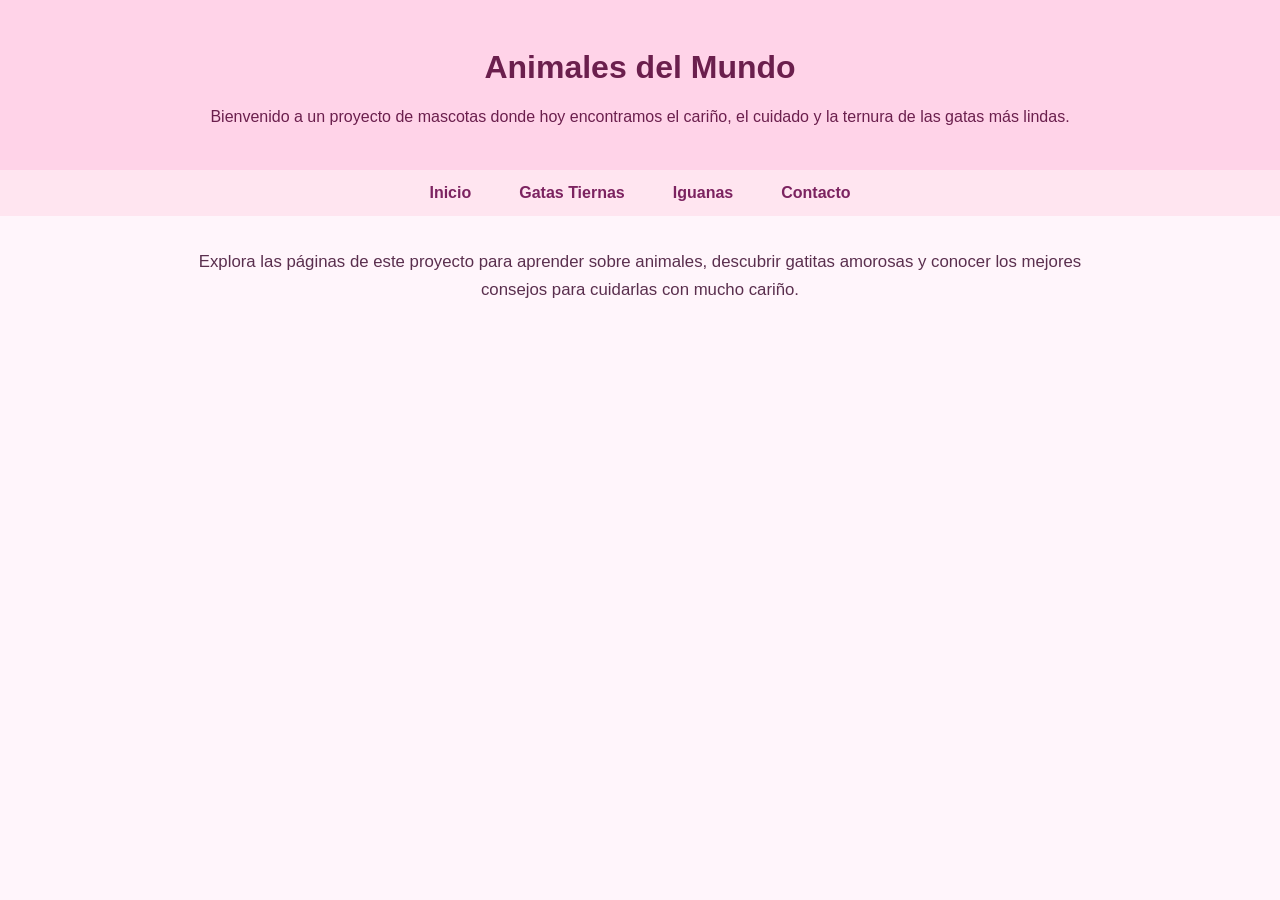
<file: index.html>
<!DOCTYPE html>
<html lang="es">
<head>
    <meta charset="UTF-8">
    <meta name="viewport" content="width=device-width, initial-scale=1.0">
    <title>Animales del Mundo</title>
    <style>
        body{margin:0;font-family:Arial,Helvetica,sans-serif;background:#fff5fb;color:#4a2041}
        header{background:#ffd3e8;color:#6b1f4d;padding:28px 24px;text-align:center}
        nav{background:#ffe5f0;padding:14px 0}
        nav ul{list-style:none;margin:0;padding:0;display:flex;justify-content:center;gap:20px;flex-wrap:wrap}
        nav a{color:#7c2360;text-decoration:none;font-weight:700;padding:10px 14px;border-radius:999px;transition:.25s}
        nav a:hover{background:#ffd9e8}
        .hero{max-width:900px;margin:32px auto;padding:0 18px;text-align:center}
        .hero h1{font-size:2.8rem;margin:0 0 .6rem}
        .hero p{font-size:1.05rem;line-height:1.7;color:#5a2f4e}
    </style>
</head>
<body>
    <header>
        <h1>Animales del Mundo</h1>
        <p>Bienvenido a un proyecto de mascotas donde hoy encontramos el cariño, el cuidado y la ternura de las gatas más lindas.</p>
    </header>
    <nav>
        <ul>
            <li><a href="index.html">Inicio</a></li>
            <li><a href="gata.html">Gatas Tiernas</a></li>
            <li><a href="iguana.html">Iguanas</a></li>
            <li><a href="contacto.html">Contacto</a></li>
        </ul>
    </nav>
    <main class="hero">
        <p>Explora las páginas de este proyecto para aprender sobre animales, descubrir gatitas amorosas y conocer los mejores consejos para cuidarlas con mucho cariño.</p>
    </main>
</body>
</html>
</file>
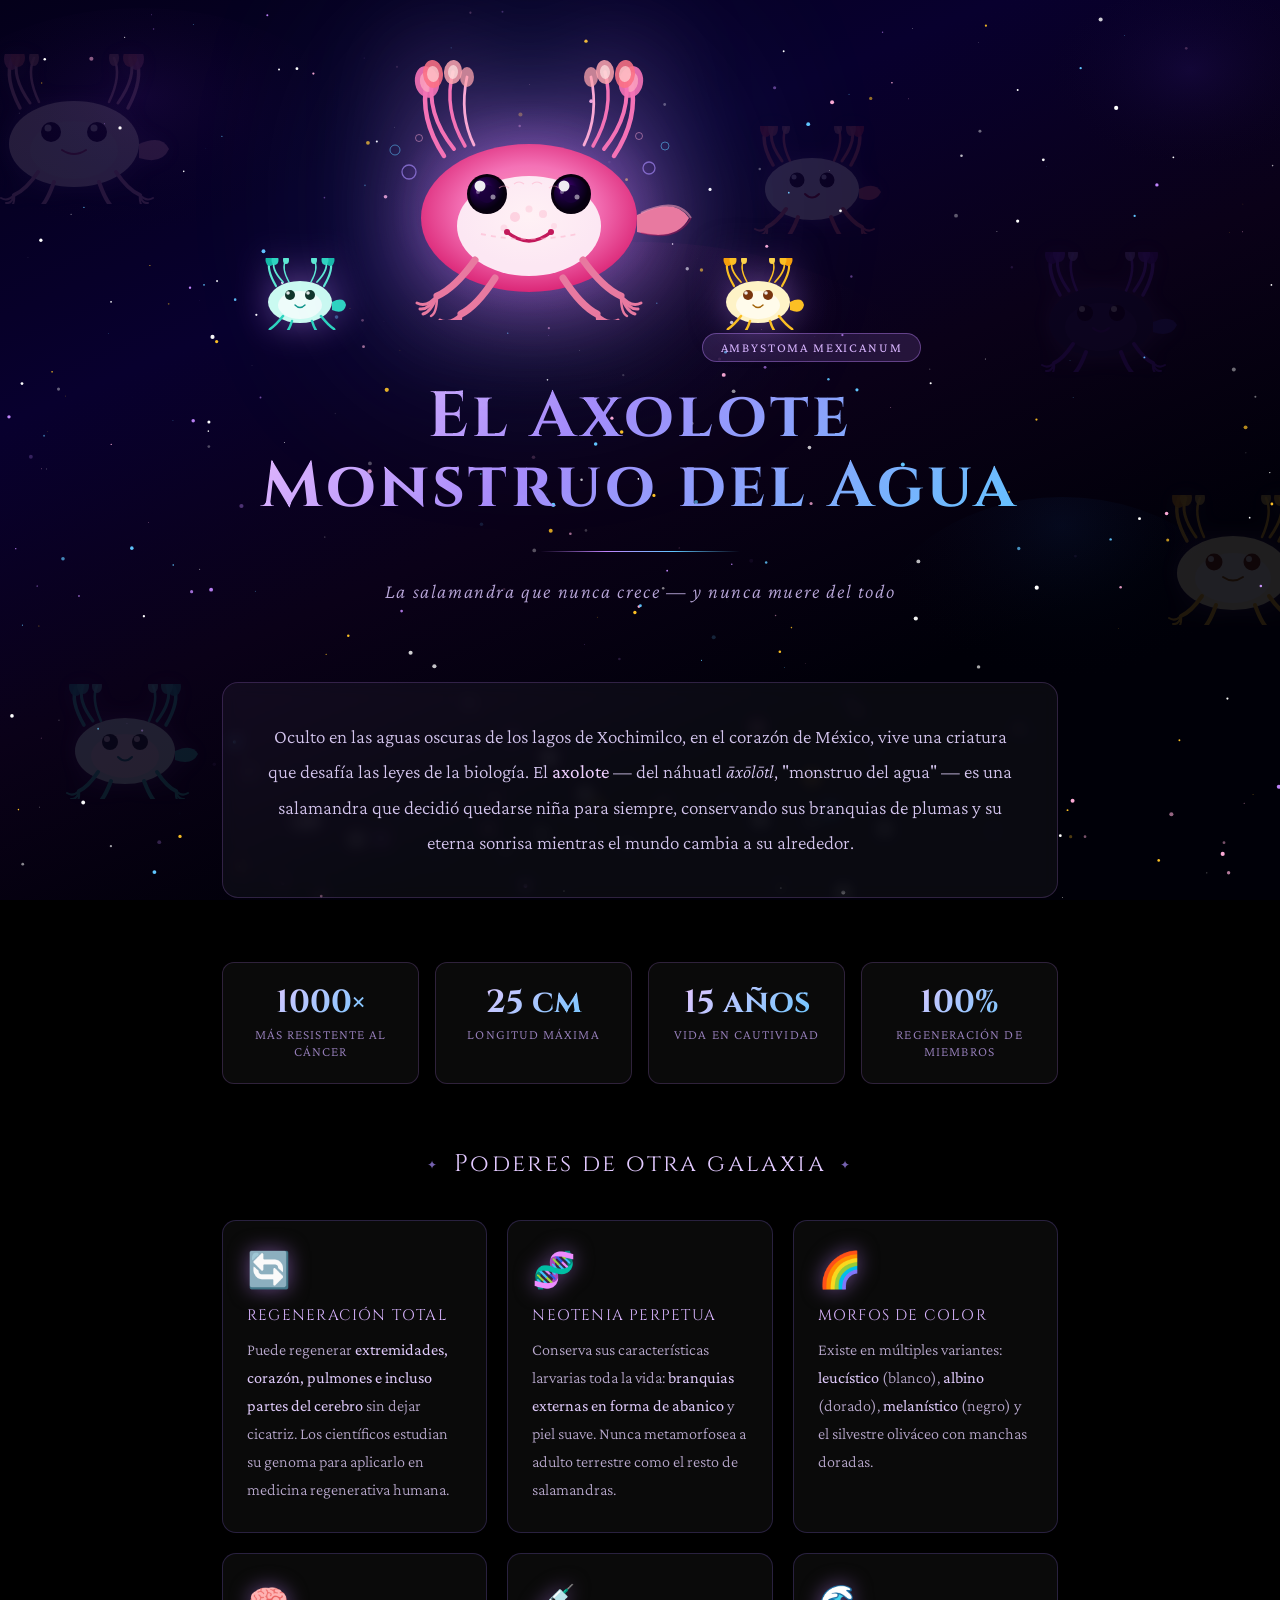
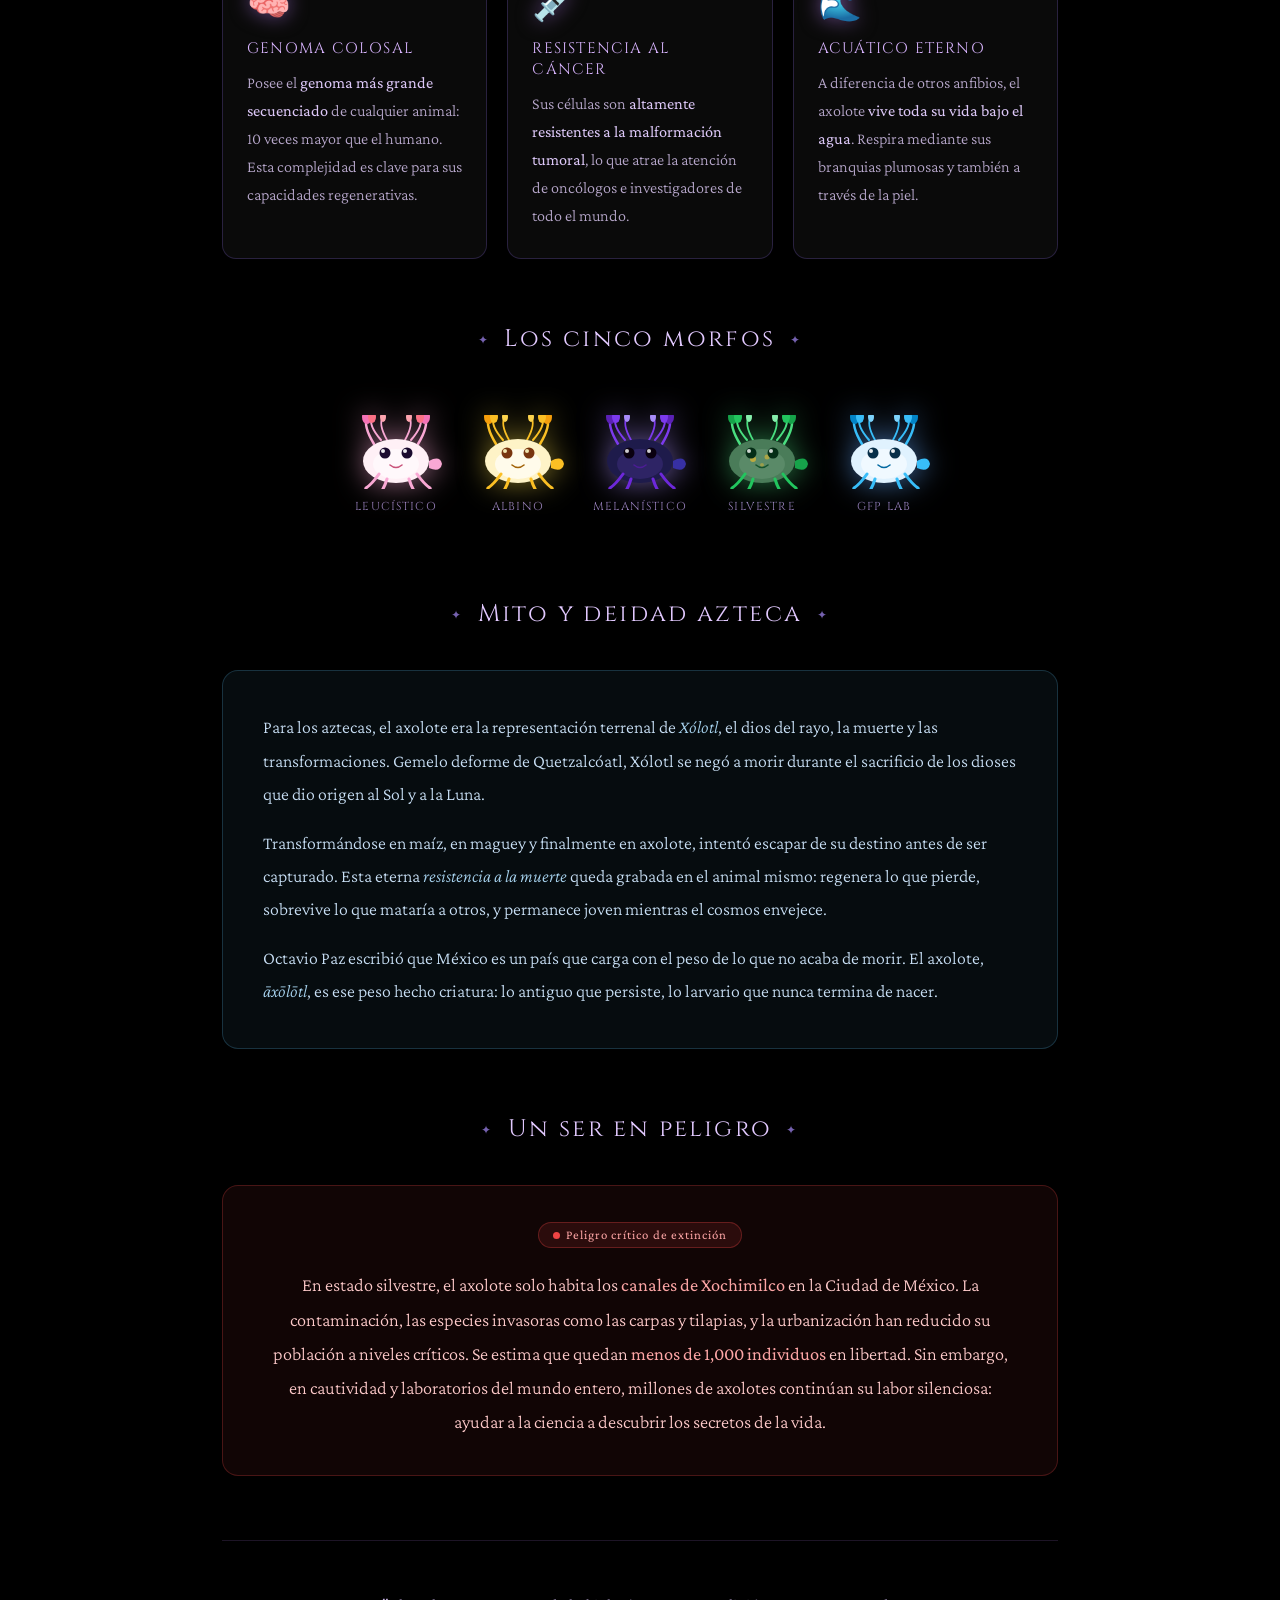
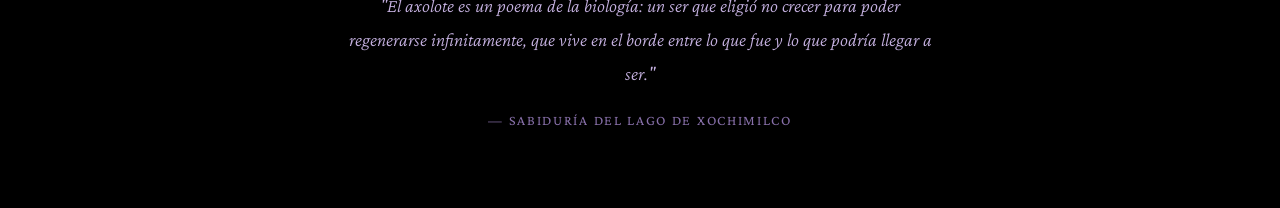
<file: Ajolote.html>
<!DOCTYPE html>
<html lang="es">
<head>
<meta charset="UTF-8">
<meta name="viewport" content="width=device-width, initial-scale=1.0">
<title>Axolote — El Monstruo del Agua</title>
<link rel="preconnect" href="https://fonts.googleapis.com">
<link href="https://fonts.googleapis.com/css2?family=Cinzel:wght@400;700&family=Crimson+Pro:ital,wght@0,300;0,400;1,300&display=swap" rel="stylesheet">
<style>
  * { margin: 0; padding: 0; box-sizing: border-box; }

  body {
    background: #000;
    color: #e8d5f5;
    font-family: 'Crimson Pro', Georgia, serif;
    overflow-x: hidden;
    min-height: 100vh;
  }

  #space-canvas {
    position: fixed;
    top: 0; left: 0;
    width: 100%; height: 100%;
    z-index: 0;
  }

  .content {
    position: relative;
    z-index: 2;
    max-width: 900px;
    margin: 0 auto;
    padding: 60px 32px 80px;
  }

  /* FLOATING BACKGROUND AXOLOTES */
  .bg-axolotes {
    position: fixed;
    top: 0; left: 0;
    width: 100%; height: 100%;
    z-index: 1;
    pointer-events: none;
    overflow: hidden;
  }

  .bg-axolote {
    position: absolute;
    opacity: 0.12;
    filter: drop-shadow(0 0 12px rgba(192,132,252,0.4));
  }

  .bg-axolote:nth-child(1) { top: 6%;  left: -2%;  animation: driftA 18s ease-in-out infinite; }
  .bg-axolote:nth-child(2) { top: 55%; right: -3%; animation: driftB 22s ease-in-out infinite; }
  .bg-axolote:nth-child(3) { top: 28%; left: 80%;  animation: driftA 15s ease-in-out infinite 3s; }
  .bg-axolote:nth-child(4) { top: 76%; left: 4%;   animation: driftB 20s ease-in-out infinite 6s; }
  .bg-axolote:nth-child(5) { top: 14%; left: 58%;  animation: driftA 25s ease-in-out infinite 9s; }

  @keyframes driftA {
    0%,100% { transform: translateY(0) rotate(-3deg) scale(1); }
    50%      { transform: translateY(-30px) rotate(3deg) scale(1.04); }
  }
  @keyframes driftB {
    0%,100% { transform: translateY(0) rotate(4deg) scale(1) scaleX(-1); }
    50%      { transform: translateY(26px) rotate(-4deg) scale(1.07) scaleX(-1); }
  }

  /* HERO */
  .hero { text-align: center; margin-bottom: 80px; }

  .hero-wrap {
    position: relative;
    display: inline-block;
    margin-bottom: 32px;
  }

  .hero-axolote-main {
    display: block;
    filter: drop-shadow(0 0 50px rgba(220,130,255,0.7))
            drop-shadow(0 0 100px rgba(100,180,255,0.35));
    animation: floatHero 7s ease-in-out infinite;
  }

  .companion {
    position: absolute;
    filter: drop-shadow(0 0 18px rgba(192,132,252,0.5));
  }
  .companion-left  { bottom: -10px; left: -105px; animation: floatComp 5s ease-in-out infinite 1s; }
  .companion-right { bottom: -10px; right: -105px; animation: floatCompR 5s ease-in-out infinite 2.5s; }

  @keyframes floatHero {
    0%,100% { transform: translateY(0) rotate(-1.5deg); }
    50%      { transform: translateY(-20px) rotate(1.5deg); }
  }
  @keyframes floatComp  {
    0%,100% { transform: translateY(0) rotate(-2deg); }
    50%      { transform: translateY(-12px) rotate(2deg); }
  }
  @keyframes floatCompR {
    0%,100% { transform: scaleX(-1) translateY(0) rotate(-2deg); }
    50%      { transform: scaleX(-1) translateY(-12px) rotate(2deg); }
  }

  .hero h1 {
    font-family: 'Cinzel', serif;
    font-size: clamp(2.2rem, 5vw, 4rem);
    font-weight: 700;
    letter-spacing: 0.06em;
    background: linear-gradient(135deg,#f5c6ff 0%,#a78bfa 40%,#60c6ff 100%);
    -webkit-background-clip: text;
    -webkit-text-fill-color: transparent;
    background-clip: text;
    margin-bottom: 16px;
    line-height: 1.1;
  }

  .hero .subtitle {
    font-size: 1.25rem;
    font-weight: 300;
    font-style: italic;
    color: #b8a6d9;
    letter-spacing: 0.08em;
  }

  .glow-line {
    width: 200px; height: 1px;
    background: linear-gradient(90deg,transparent,#c084fc,#60c6ff,transparent);
    margin: 28px auto;
  }

  .badge {
    display: inline-block;
    background: rgba(192,132,252,0.15);
    border: 1px solid rgba(192,132,252,0.4);
    border-radius: 20px;
    padding: 6px 18px;
    font-size: 0.82rem;
    letter-spacing: 0.14em;
    text-transform: uppercase;
    color: #d8b4fe;
    margin-bottom: 20px;
  }

  .intro-box {
    background: rgba(255,255,255,0.04);
    border: 1px solid rgba(192,132,252,0.2);
    border-radius: 16px;
    padding: 36px 40px;
    margin-bottom: 64px;
    backdrop-filter: blur(8px);
    text-align: center;
  }
  .intro-box p { font-size:1.2rem; line-height:1.85; color:#d4c5ee; font-weight:300; }
  .intro-box strong { color:#f0d0ff; font-weight:400; }

  .section-title {
    font-family: 'Cinzel', serif;
    font-size: 1.5rem;
    font-weight: 400;
    color: #e2c9ff;
    letter-spacing: 0.1em;
    text-align: center;
    margin-bottom: 40px;
  }
  .section-title::before,.section-title::after { content:'✦'; color:#a78bfa; margin:0 14px; font-size:.75rem; vertical-align:middle; opacity:.7; }

  .stat-row {
    display: grid;
    grid-template-columns: repeat(auto-fit,minmax(150px,1fr));
    gap: 16px;
    margin-bottom: 64px;
  }
  .stat {
    text-align: center;
    background: rgba(255,255,255,0.04);
    border: 1px solid rgba(192,132,252,0.2);
    border-radius: 12px;
    padding: 24px 16px;
    backdrop-filter: blur(6px);
  }
  .stat .num {
    font-family:'Cinzel',serif; font-size:2rem; font-weight:700;
    background: linear-gradient(135deg,#f0c6ff,#60c6ff);
    -webkit-background-clip:text; -webkit-text-fill-color:transparent; background-clip:text;
    display:block; margin-bottom:6px; line-height:1;
  }
  .stat .label { font-size:.85rem; color:#9880bc; letter-spacing:.08em; text-transform:uppercase; font-weight:300; }

  .cards-grid {
    display: grid;
    grid-template-columns: repeat(auto-fit,minmax(240px,1fr));
    gap: 20px;
    margin-bottom: 64px;
  }
  .card {
    background: rgba(255,255,255,0.04);
    border: 1px solid rgba(130,100,220,0.25);
    border-radius: 14px;
    padding: 28px 24px;
    backdrop-filter: blur(6px);
    transition: border-color .3s, transform .3s, box-shadow .3s;
    cursor: default;
  }
  .card:hover { border-color:rgba(192,132,252,0.55); transform:translateY(-4px); box-shadow:0 8px 40px rgba(160,100,255,0.2); }
  .card-icon { font-size:2.2rem; margin-bottom:14px; display:block; filter:drop-shadow(0 0 10px rgba(192,132,252,0.5)); }
  .card h3 { font-family:'Cinzel',serif; font-size:.95rem; font-weight:400; color:#d8b4fe; letter-spacing:.08em; margin-bottom:10px; text-transform:uppercase; }
  .card p { font-size:1.02rem; line-height:1.72; color:#b8a8cc; font-weight:300; }
  .card p strong { color:#ddc8f8; font-weight:400; }

  .myth-section {
    background: rgba(96,198,255,0.06);
    border: 1px solid rgba(96,198,255,0.2);
    border-radius: 16px;
    padding: 40px;
    margin-bottom: 64px;
    backdrop-filter: blur(6px);
  }
  .myth-section p { font-size:1.12rem; line-height:1.85; color:#c8dff5; font-weight:300; margin-bottom:16px; }
  .myth-section p:last-child { margin-bottom:0; }
  .myth-section em { color:#a8d4f0; font-style:italic; }

  /* PARADE */
  .parade {
    display: flex;
    justify-content: center;
    align-items: flex-end;
    gap: 28px;
    flex-wrap: wrap;
    margin-bottom: 64px;
    padding: 20px 0;
  }
  .parade-item { display:flex; flex-direction:column; align-items:center; gap:10px; }
  .parade-item:nth-child(1) svg { animation: floatP 4s ease-in-out infinite 0s;   filter:drop-shadow(0 0 14px rgba(249,168,212,0.6)); }
  .parade-item:nth-child(2) svg { animation: floatP 4s ease-in-out infinite 0.6s; filter:drop-shadow(0 0 14px rgba(253,224,71,0.5)); }
  .parade-item:nth-child(3) svg { animation: floatP 4s ease-in-out infinite 1.2s; filter:drop-shadow(0 0 14px rgba(167,139,250,0.6)); }
  .parade-item:nth-child(4) svg { animation: floatP 4s ease-in-out infinite 1.8s; filter:drop-shadow(0 0 14px rgba(74,222,128,0.5)); }
  .parade-item:nth-child(5) svg { animation: floatP 4s ease-in-out infinite 2.4s; filter:drop-shadow(0 0 14px rgba(96,165,250,0.6)); }
  @keyframes floatP {
    0%,100% { transform:translateY(0) rotate(-2deg); }
    50%      { transform:translateY(-14px) rotate(2deg); }
  }
  .parade-label { font-family:'Cinzel',serif; font-size:.72rem; letter-spacing:.1em; color:#9880bc; text-transform:uppercase; text-align:center; }

  .danger-box {
    background: rgba(239,68,68,0.07);
    border: 1px solid rgba(239,68,68,0.25);
    border-radius: 16px;
    padding: 36px 40px;
    margin-bottom: 64px;
    backdrop-filter: blur(6px);
    text-align: center;
  }
  .danger-box p { font-size:1.15rem; line-height:1.85; color:#fecaca; font-weight:300; }
  .danger-box strong { color:#fca5a5; font-weight:400; }

  .nebula-tag { display:inline-flex; align-items:center; gap:6px; background:rgba(239,68,68,0.12); border:1px solid rgba(239,68,68,0.3); border-radius:20px; padding:5px 14px; font-size:.8rem; color:#fca5a5; letter-spacing:.08em; margin-bottom:20px; }
  .pulse { width:7px; height:7px; background:#ef4444; border-radius:50%; animation:pulse 2s ease-in-out infinite; display:inline-block; }
  @keyframes pulse { 0%,100%{opacity:1;transform:scale(1)} 50%{opacity:.4;transform:scale(.7)} }

  .footer-quote { text-align:center; border-top:1px solid rgba(192,132,252,0.15); padding-top:48px; }
  .footer-quote blockquote { font-size:1.18rem; line-height:1.8; color:#c4b0df; font-style:italic; font-weight:300; max-width:600px; margin:0 auto 20px; }
  .footer-quote cite { font-size:.88rem; color:#8870aa; letter-spacing:.12em; text-transform:uppercase; font-style:normal; }

  @media (max-width:640px) {
    .companion { display:none; }
    .parade { gap:14px; }
    .intro-box,.myth-section,.danger-box { padding:24px 20px; }
  }
</style>
</head>
<body>

<canvas id="space-canvas"></canvas>

<!-- BACKGROUND DRIFTING AXOLOTES -->
<div class="bg-axolotes">
  <!-- bg 1 leucístico rosa -->
  <svg class="bg-axolote" width="200" height="150" viewBox="0 0 200 150">
    <path d="M46 54 Q30 24 38 5" stroke="#f9a8d4" stroke-width="3.5" fill="none" stroke-linecap="round"/>
    <ellipse cx="38" cy="5" rx="8" ry="11" fill="#f472b6" opacity=".9"/>
    <path d="M56 49 Q37 22 44 4" stroke="#f9a8d4" stroke-width="3" fill="none" stroke-linecap="round"/>
    <ellipse cx="44" cy="4" rx="7" ry="9" fill="#fb7185" opacity=".85"/>
    <path d="M65 48 Q52 21 60 4" stroke="#f9a8d4" stroke-width="2.5" fill="none" stroke-linecap="round"/>
    <ellipse cx="60" cy="4" rx="5" ry="8" fill="#fda4af" opacity=".8"/>
    <path d="M154 54 Q170 24 162 5" stroke="#f9a8d4" stroke-width="3.5" fill="none" stroke-linecap="round"/>
    <ellipse cx="162" cy="5" rx="8" ry="11" fill="#f472b6" opacity=".9"/>
    <path d="M144 49 Q163 22 156 4" stroke="#f9a8d4" stroke-width="3" fill="none" stroke-linecap="round"/>
    <ellipse cx="156" cy="4" rx="7" ry="9" fill="#fb7185" opacity=".85"/>
    <path d="M135 48 Q148 21 140 4" stroke="#f9a8d4" stroke-width="2.5" fill="none" stroke-linecap="round"/>
    <ellipse cx="140" cy="4" rx="5" ry="8" fill="#fda4af" opacity=".8"/>
    <ellipse cx="100" cy="90" rx="65" ry="43" fill="#fce7f3"/>
    <ellipse cx="100" cy="96" rx="44" ry="29" fill="#fdf2f8"/>
    <path d="M165 90 Q188 80 195 95 Q188 111 165 104 Z" fill="#f9a8d4"/>
    <path d="M64 118 Q52 136 40 141" stroke="#f9a8d4" stroke-width="4" stroke-linecap="round" fill="none"/>
    <path d="M40 141 Q34 148 27 144 M40 141 Q38 150 32 149 M40 141 Q41 150 37 152" stroke="#f9a8d4" stroke-width="2" stroke-linecap="round" fill="none"/>
    <path d="M80 128 Q73 148 66 154" stroke="#f9a8d4" stroke-width="4" stroke-linecap="round" fill="none"/>
    <path d="M66 154 Q60 162 53 158 M66 154 Q64 163 57 162 M66 154 Q67 163 62 165" stroke="#f9a8d4" stroke-width="2" stroke-linecap="round" fill="none"/>
    <path d="M125 128 Q132 148 139 154" stroke="#f9a8d4" stroke-width="4" stroke-linecap="round" fill="none"/>
    <path d="M139 154 Q145 162 152 158 M139 154 Q141 163 148 162 M139 154 Q138 163 143 165" stroke="#f9a8d4" stroke-width="2" stroke-linecap="round" fill="none"/>
    <path d="M142 118 Q154 136 166 141" stroke="#f9a8d4" stroke-width="4" stroke-linecap="round" fill="none"/>
    <path d="M166 141 Q172 148 179 144 M166 141 Q168 150 174 149 M166 141 Q165 150 169 152" stroke="#f9a8d4" stroke-width="2" stroke-linecap="round" fill="none"/>
    <circle cx="77" cy="78" r="10" fill="#1a0a2e"/>
    <circle cx="123" cy="78" r="10" fill="#1a0a2e"/>
    <circle cx="74" cy="74" r="3.5" fill="white" opacity=".9"/>
    <circle cx="120" cy="74" r="3.5" fill="white" opacity=".9"/>
    <path d="M88 96 Q100 104 112 96" stroke="#c9537a" stroke-width="2" stroke-linecap="round" fill="none"/>
  </svg>

  <!-- bg 2 dorado -->
  <svg class="bg-axolote" width="170" height="130" viewBox="0 0 170 130">
    <path d="M39 46 Q24 19 31 3" stroke="#fbbf24" stroke-width="3.5" fill="none" stroke-linecap="round"/>
    <ellipse cx="31" cy="3" rx="7" ry="10" fill="#f59e0b" opacity=".9"/>
    <path d="M48 42 Q31 18 38 3" stroke="#fbbf24" stroke-width="3" fill="none" stroke-linecap="round"/>
    <ellipse cx="38" cy="3" rx="6" ry="8" fill="#fbbf24" opacity=".85"/>
    <path d="M56 42 Q45 18 52 3" stroke="#fbbf24" stroke-width="2.5" fill="none" stroke-linecap="round"/>
    <ellipse cx="52" cy="3" rx="5" ry="7" fill="#fcd34d" opacity=".8"/>
    <path d="M131 46 Q146 19 139 3" stroke="#fbbf24" stroke-width="3.5" fill="none" stroke-linecap="round"/>
    <ellipse cx="139" cy="3" rx="7" ry="10" fill="#f59e0b" opacity=".9"/>
    <path d="M122 42 Q139 18 132 3" stroke="#fbbf24" stroke-width="3" fill="none" stroke-linecap="round"/>
    <ellipse cx="132" cy="3" rx="6" ry="8" fill="#fbbf24" opacity=".85"/>
    <path d="M114 42 Q125 18 118 3" stroke="#fbbf24" stroke-width="2.5" fill="none" stroke-linecap="round"/>
    <ellipse cx="118" cy="3" rx="5" ry="7" fill="#fcd34d" opacity=".8"/>
    <ellipse cx="85" cy="78" rx="56" ry="37" fill="#fef3c7"/>
    <ellipse cx="85" cy="83" rx="38" ry="25" fill="#fffbeb"/>
    <path d="M141 78 Q160 69 166 81 Q160 95 141 88 Z" fill="#fbbf24"/>
    <path d="M54 101 Q43 117 33 121" stroke="#fbbf24" stroke-width="4" stroke-linecap="round" fill="none"/>
    <path d="M33 121 Q27 127 21 123 M33 121 Q31 130 25 129 M33 121 Q34 130 30 132" stroke="#fbbf24" stroke-width="2" stroke-linecap="round" fill="none"/>
    <path d="M68 110 Q62 127 56 133" stroke="#fbbf24" stroke-width="4" stroke-linecap="round" fill="none"/>
    <path d="M56 133 Q51 140 45 136 M56 133 Q54 142 48 141 M56 133 Q57 142 52 144" stroke="#fbbf24" stroke-width="2" stroke-linecap="round" fill="none"/>
    <path d="M107 110 Q113 127 119 133" stroke="#fbbf24" stroke-width="4" stroke-linecap="round" fill="none"/>
    <path d="M119 133 Q124 140 130 136 M119 133 Q121 142 127 141 M119 133 Q118 142 123 144" stroke="#fbbf24" stroke-width="2" stroke-linecap="round" fill="none"/>
    <path d="M121 101 Q132 117 142 121" stroke="#fbbf24" stroke-width="4" stroke-linecap="round" fill="none"/>
    <path d="M142 121 Q148 127 154 123 M142 121 Q144 130 150 129 M142 121 Q141 130 146 132" stroke="#fbbf24" stroke-width="2" stroke-linecap="round" fill="none"/>
    <circle cx="66" cy="67" r="8.5" fill="#78350f"/>
    <circle cx="104" cy="67" r="8.5" fill="#78350f"/>
    <circle cx="63" cy="64" r="3" fill="white" opacity=".85"/>
    <circle cx="101" cy="64" r="3" fill="white" opacity=".85"/>
    <path d="M75 82 Q85 89 95 82" stroke="#a16207" stroke-width="2" stroke-linecap="round" fill="none"/>
  </svg>

  <!-- bg 3 melanístico -->
  <svg class="bg-axolote" width="155" height="120" viewBox="0 0 155 120">
    <path d="M36 43 Q22 18 28 3" stroke="#7c3aed" stroke-width="3.5" fill="none" stroke-linecap="round"/>
    <ellipse cx="28" cy="3" rx="7" ry="9" fill="#5b21b6" opacity=".9"/>
    <path d="M45 39 Q29 17 35 2" stroke="#7c3aed" stroke-width="3" fill="none" stroke-linecap="round"/>
    <ellipse cx="35" cy="2" rx="6" ry="8" fill="#7c3aed" opacity=".85"/>
    <path d="M53 39 Q43 17 49 2" stroke="#7c3aed" stroke-width="2.5" fill="none" stroke-linecap="round"/>
    <ellipse cx="49" cy="2" rx="5" ry="7" fill="#a78bfa" opacity=".8"/>
    <path d="M119 43 Q133 18 127 3" stroke="#7c3aed" stroke-width="3.5" fill="none" stroke-linecap="round"/>
    <ellipse cx="127" cy="3" rx="7" ry="9" fill="#5b21b6" opacity=".9"/>
    <path d="M110 39 Q126 17 120 2" stroke="#7c3aed" stroke-width="3" fill="none" stroke-linecap="round"/>
    <ellipse cx="120" cy="2" rx="6" ry="8" fill="#7c3aed" opacity=".85"/>
    <path d="M102 39 Q112 17 106 2" stroke="#7c3aed" stroke-width="2.5" fill="none" stroke-linecap="round"/>
    <ellipse cx="106" cy="2" rx="5" ry="7" fill="#a78bfa" opacity=".8"/>
    <ellipse cx="77" cy="70" rx="52" ry="35" fill="#1e1b4b"/>
    <ellipse cx="77" cy="75" rx="36" ry="24" fill="#2e2465"/>
    <path d="M129 70 Q147 62 153 73 Q147 86 129 80 Z" fill="#3730a3"/>
    <path d="M49 92 Q39 107 30 111" stroke="#6d28d9" stroke-width="4" stroke-linecap="round" fill="none"/>
    <path d="M30 111 Q24 117 18 113 M30 111 Q28 120 22 119 M30 111 Q31 120 27 122" stroke="#6d28d9" stroke-width="2" stroke-linecap="round" fill="none"/>
    <path d="M62 100 Q56 116 50 122" stroke="#6d28d9" stroke-width="4" stroke-linecap="round" fill="none"/>
    <path d="M50 122 Q45 129 39 125 M50 122 Q48 131 42 130 M50 122 Q51 131 46 133" stroke="#6d28d9" stroke-width="2" stroke-linecap="round" fill="none"/>
    <path d="M97 100 Q103 116 109 122" stroke="#6d28d9" stroke-width="4" stroke-linecap="round" fill="none"/>
    <path d="M109 122 Q114 129 120 125 M109 122 Q111 131 117 130 M109 122 Q108 131 113 133" stroke="#6d28d9" stroke-width="2" stroke-linecap="round" fill="none"/>
    <path d="M110 92 Q120 107 129 111" stroke="#6d28d9" stroke-width="4" stroke-linecap="round" fill="none"/>
    <path d="M129 111 Q135 117 141 113 M129 111 Q131 120 137 119 M129 111 Q128 120 133 122" stroke="#6d28d9" stroke-width="2" stroke-linecap="round" fill="none"/>
    <circle cx="61" cy="61" r="8" fill="#0a0010"/>
    <circle cx="93" cy="61" r="8" fill="#0a0010"/>
    <circle cx="58" cy="57" r="3" fill="white" opacity=".8"/>
    <circle cx="90" cy="57" r="3" fill="white" opacity=".8"/>
    <path d="M69 76 Q77 83 85 76" stroke="#4c1d95" stroke-width="2" stroke-linecap="round" fill="none"/>
  </svg>

  <!-- bg 4 teal -->
  <svg class="bg-axolote" width="148" height="115" viewBox="0 0 148 115">
    <path d="M33 41 Q19 17 25 3" stroke="#2dd4bf" stroke-width="3.5" fill="none" stroke-linecap="round"/>
    <ellipse cx="25" cy="3" rx="7" ry="9" fill="#14b8a6" opacity=".9"/>
    <path d="M42 37 Q26 16 32 2" stroke="#2dd4bf" stroke-width="3" fill="none" stroke-linecap="round"/>
    <ellipse cx="32" cy="2" rx="6" ry="8" fill="#2dd4bf" opacity=".85"/>
    <path d="M50 37 Q40 15 46 2" stroke="#2dd4bf" stroke-width="2.5" fill="none" stroke-linecap="round"/>
    <ellipse cx="46" cy="2" rx="5" ry="7" fill="#5eead4" opacity=".8"/>
    <path d="M115 41 Q129 17 123 3" stroke="#2dd4bf" stroke-width="3.5" fill="none" stroke-linecap="round"/>
    <ellipse cx="123" cy="3" rx="7" ry="9" fill="#14b8a6" opacity=".9"/>
    <path d="M106 37 Q122 16 116 2" stroke="#2dd4bf" stroke-width="3" fill="none" stroke-linecap="round"/>
    <ellipse cx="116" cy="2" rx="6" ry="8" fill="#2dd4bf" opacity=".85"/>
    <path d="M98 37 Q108 15 102 2" stroke="#2dd4bf" stroke-width="2.5" fill="none" stroke-linecap="round"/>
    <ellipse cx="102" cy="2" rx="5" ry="7" fill="#5eead4" opacity=".8"/>
    <ellipse cx="74" cy="67" rx="50" ry="33" fill="#ccfbf1"/>
    <ellipse cx="74" cy="72" rx="34" ry="22" fill="#f0fdfa"/>
    <path d="M124 67 Q141 59 147 70 Q141 82 124 76 Z" fill="#2dd4bf"/>
    <path d="M47 88 Q37 103 28 107" stroke="#2dd4bf" stroke-width="4" stroke-linecap="round" fill="none"/>
    <path d="M28 107 Q22 113 16 109 M28 107 Q26 116 20 115 M28 107 Q29 116 25 118" stroke="#2dd4bf" stroke-width="2" stroke-linecap="round" fill="none"/>
    <path d="M60 97 Q54 113 48 119" stroke="#2dd4bf" stroke-width="4" stroke-linecap="round" fill="none"/>
    <path d="M48 119 Q43 126 37 122 M48 119 Q46 128 40 127 M48 119 Q49 128 44 130" stroke="#2dd4bf" stroke-width="2" stroke-linecap="round" fill="none"/>
    <path d="M93 97 Q99 113 105 119" stroke="#2dd4bf" stroke-width="4" stroke-linecap="round" fill="none"/>
    <path d="M105 119 Q110 126 116 122 M105 119 Q107 128 113 127 M105 119 Q104 128 109 130" stroke="#2dd4bf" stroke-width="2" stroke-linecap="round" fill="none"/>
    <path d="M106 88 Q116 103 125 107" stroke="#2dd4bf" stroke-width="4" stroke-linecap="round" fill="none"/>
    <path d="M125 107 Q131 113 137 109 M125 107 Q127 116 133 115 M125 107 Q124 116 129 118" stroke="#2dd4bf" stroke-width="2" stroke-linecap="round" fill="none"/>
    <circle cx="59" cy="58" r="8" fill="#0f3328"/>
    <circle cx="89" cy="58" r="8" fill="#0f3328"/>
    <circle cx="56" cy="55" r="3" fill="white" opacity=".9"/>
    <circle cx="86" cy="55" r="3" fill="white" opacity=".9"/>
    <path d="M67 73 Q74 80 81 73" stroke="#0d9488" stroke-width="2" stroke-linecap="round" fill="none"/>
  </svg>

  <!-- bg 5 rojo -->
  <svg class="bg-axolote" width="140" height="108" viewBox="0 0 140 108">
    <path d="M31 39 Q18 16 24 2" stroke="#f87171" stroke-width="3.5" fill="none" stroke-linecap="round"/>
    <ellipse cx="24" cy="2" rx="6" ry="9" fill="#ef4444" opacity=".9"/>
    <path d="M40 35 Q25 14 31 2" stroke="#f87171" stroke-width="3" fill="none" stroke-linecap="round"/>
    <ellipse cx="31" cy="2" rx="5" ry="8" fill="#f87171" opacity=".85"/>
    <path d="M48 35 Q38 14 44 2" stroke="#f87171" stroke-width="2.5" fill="none" stroke-linecap="round"/>
    <ellipse cx="44" cy="2" rx="4" ry="6" fill="#fca5a5" opacity=".8"/>
    <path d="M109 39 Q122 16 116 2" stroke="#f87171" stroke-width="3.5" fill="none" stroke-linecap="round"/>
    <ellipse cx="116" cy="2" rx="6" ry="9" fill="#ef4444" opacity=".9"/>
    <path d="M100 35 Q115 14 109 2" stroke="#f87171" stroke-width="3" fill="none" stroke-linecap="round"/>
    <ellipse cx="109" cy="2" rx="5" ry="8" fill="#f87171" opacity=".85"/>
    <path d="M92 35 Q102 14 96 2" stroke="#f87171" stroke-width="2.5" fill="none" stroke-linecap="round"/>
    <ellipse cx="96" cy="2" rx="4" ry="6" fill="#fca5a5" opacity=".8"/>
    <ellipse cx="70" cy="63" rx="47" ry="31" fill="#fef2f2"/>
    <ellipse cx="70" cy="68" rx="32" ry="21" fill="#fff5f5"/>
    <path d="M117 63 Q133 55 139 66 Q133 78 117 72 Z" fill="#f87171"/>
    <path d="M44 83 Q34 97 25 101" stroke="#f87171" stroke-width="4" stroke-linecap="round" fill="none"/>
    <path d="M25 101 Q19 107 13 103 M25 101 Q23 110 17 109 M25 101 Q26 110 22 112" stroke="#f87171" stroke-width="2" stroke-linecap="round" fill="none"/>
    <path d="M56 91 Q50 107 44 113" stroke="#f87171" stroke-width="4" stroke-linecap="round" fill="none"/>
    <path d="M44 113 Q39 120 33 116 M44 113 Q42 122 36 121 M44 113 Q45 122 40 124" stroke="#f87171" stroke-width="2" stroke-linecap="round" fill="none"/>
    <path d="M89 91 Q95 107 101 113" stroke="#f87171" stroke-width="4" stroke-linecap="round" fill="none"/>
    <path d="M101 113 Q106 120 112 116 M101 113 Q103 122 109 121 M101 113 Q100 122 105 124" stroke="#f87171" stroke-width="2" stroke-linecap="round" fill="none"/>
    <path d="M101 83 Q111 97 120 101" stroke="#f87171" stroke-width="4" stroke-linecap="round" fill="none"/>
    <path d="M120 101 Q126 107 132 103 M120 101 Q122 110 128 109 M120 101 Q119 110 124 112" stroke="#f87171" stroke-width="2" stroke-linecap="round" fill="none"/>
    <circle cx="55" cy="54" r="7.5" fill="#1a0505"/>
    <circle cx="85" cy="54" r="7.5" fill="#1a0505"/>
    <circle cx="52" cy="51" r="2.5" fill="white" opacity=".9"/>
    <circle cx="82" cy="51" r="2.5" fill="white" opacity=".9"/>
    <path d="M63 68 Q70 75 77 68" stroke="#b91c1c" stroke-width="2" stroke-linecap="round" fill="none"/>
  </svg>
</div>

<div class="content">

  <!-- HERO -->
  <div class="hero">
    <div class="hero-wrap">

      <!-- companion izquierdo: teal -->
      <svg class="companion companion-left" width="92" height="72" viewBox="0 0 92 72">
        <path d="M22 28 Q12 11 16 2" stroke="#5eead4" stroke-width="2.2" fill="none" stroke-linecap="round"/>
        <ellipse cx="16" cy="2" rx="4.5" ry="6" fill="#14b8a6"/>
        <path d="M29 24 Q16 10 21 2" stroke="#5eead4" stroke-width="1.8" fill="none" stroke-linecap="round"/>
        <ellipse cx="21" cy="2" rx="3.5" ry="5" fill="#2dd4bf"/>
        <path d="M35 24 Q27 10 32 2" stroke="#5eead4" stroke-width="1.5" fill="none" stroke-linecap="round"/>
        <ellipse cx="32" cy="2" rx="3" ry="4" fill="#5eead4"/>
        <path d="M70 28 Q80 11 76 2" stroke="#5eead4" stroke-width="2.2" fill="none" stroke-linecap="round"/>
        <ellipse cx="76" cy="2" rx="4.5" ry="6" fill="#14b8a6"/>
        <path d="M63 24 Q76 10 71 2" stroke="#5eead4" stroke-width="1.8" fill="none" stroke-linecap="round"/>
        <ellipse cx="71" cy="2" rx="3.5" ry="5" fill="#2dd4bf"/>
        <path d="M57 24 Q65 10 60 2" stroke="#5eead4" stroke-width="1.5" fill="none" stroke-linecap="round"/>
        <ellipse cx="60" cy="2" rx="3" ry="4" fill="#5eead4"/>
        <ellipse cx="46" cy="44" rx="32" ry="21" fill="#ccfbf1"/>
        <ellipse cx="46" cy="47" rx="22" ry="14" fill="#f0fdfa"/>
        <path d="M78 44 Q90 38 92 47 Q90 57 78 52 Z" fill="#2dd4bf"/>
        <path d="M29 58 Q22 67 16 71" stroke="#2dd4bf" stroke-width="2.5" stroke-linecap="round" fill="none"/>
        <path d="M16 71 Q12 76 8 73 M16 71 Q14 78 10 77 M16 71 Q17 78 13 80" stroke="#2dd4bf" stroke-width="1.3" stroke-linecap="round" fill="none"/>
        <path d="M38 63 Q35 73 30 77" stroke="#2dd4bf" stroke-width="2.5" stroke-linecap="round" fill="none"/>
        <path d="M30 77 Q27 82 23 79 M30 77 Q28 84 24 83 M30 77 Q31 84 27 86" stroke="#2dd4bf" stroke-width="1.3" stroke-linecap="round" fill="none"/>
        <path d="M58 63 Q61 73 66 77" stroke="#2dd4bf" stroke-width="2.5" stroke-linecap="round" fill="none"/>
        <path d="M66 77 Q69 82 73 79 M66 77 Q67 84 71 83 M66 77 Q65 84 69 86" stroke="#2dd4bf" stroke-width="1.3" stroke-linecap="round" fill="none"/>
        <path d="M67 58 Q74 67 80 71" stroke="#2dd4bf" stroke-width="2.5" stroke-linecap="round" fill="none"/>
        <path d="M80 71 Q84 76 88 73 M80 71 Q81 78 85 77 M80 71 Q79 78 83 80" stroke="#2dd4bf" stroke-width="1.3" stroke-linecap="round" fill="none"/>
        <circle cx="36" cy="37" r="5" fill="#0f3328"/>
        <circle cx="56" cy="37" r="5" fill="#0f3328"/>
        <circle cx="34" cy="35" r="1.8" fill="white" opacity=".9"/>
        <circle cx="54" cy="35" r="1.8" fill="white" opacity=".9"/>
        <path d="M41 47 Q46 52 51 47" stroke="#0d9488" stroke-width="1.4" stroke-linecap="round" fill="none"/>
      </svg>

      <!-- HERO PRINCIPAL: rediseñado con más detalle -->
      <svg class="hero-axolote-main" width="340" height="260" viewBox="0 0 340 260">
        <defs>
          <radialGradient id="hBodyG" cx="50%" cy="45%" r="55%">
            <stop offset="0%" stop-color="#fda4c0"/>
            <stop offset="55%" stop-color="#f472b6"/>
            <stop offset="100%" stop-color="#db2777"/>
          </radialGradient>
          <radialGradient id="hBellyG" cx="50%" cy="40%" r="50%">
            <stop offset="0%" stop-color="#fff1f5"/>
            <stop offset="100%" stop-color="#fce7f3"/>
          </radialGradient>
          <radialGradient id="hAura" cx="50%" cy="50%" r="50%">
            <stop offset="0%" stop-color="#c084fc" stop-opacity=".18"/>
            <stop offset="100%" stop-color="#c084fc" stop-opacity="0"/>
          </radialGradient>
          <radialGradient id="hEye" cx="35%" cy="32%" r="65%">
            <stop offset="0%" stop-color="#4a0080"/>
            <stop offset="50%" stop-color="#1a003a"/>
            <stop offset="100%" stop-color="#060010"/>
          </radialGradient>
        </defs>

        <!-- Aura -->
        <ellipse cx="170" cy="148" rx="140" ry="108" fill="url(#hAura)"/>

        <!-- ═══ BRANQUIAS IZQUIERDA (4 ramas elaboradas) ═══ -->
        <path d="M85 96 Q60 58 68 22" stroke="#f472b6" stroke-width="4.5" fill="none" stroke-linecap="round"/>
        <ellipse cx="68" cy="22" rx="12" ry="16" fill="#f472b6" opacity=".92" transform="rotate(-12 68 22)"/>
        <ellipse cx="68" cy="22" rx="7" ry="10" fill="#fda4c0" opacity=".8" transform="rotate(-12 68 22)"/>

        <path d="M95 89 Q66 53 74 14" stroke="#f472b6" stroke-width="4" fill="none" stroke-linecap="round"/>
        <ellipse cx="74" cy="14" rx="10" ry="14" fill="#fb7185" opacity=".88" transform="rotate(-5 74 14)"/>
        <ellipse cx="74" cy="14" rx="6" ry="8" fill="#fecdd3" opacity=".75" transform="rotate(-5 74 14)"/>

        <path d="M106 86 Q84 49 94 12" stroke="#f472b6" stroke-width="3.5" fill="none" stroke-linecap="round"/>
        <ellipse cx="94" cy="12" rx="9" ry="12" fill="#fda4af" opacity=".85" transform="rotate(5 94 12)"/>
        <ellipse cx="94" cy="12" rx="5" ry="7" fill="#ffe4e6" opacity=".7" transform="rotate(5 94 12)"/>

        <path d="M115 85 Q100 55 108 17" stroke="#f9a8d4" stroke-width="2.8" fill="none" stroke-linecap="round"/>
        <ellipse cx="108" cy="17" rx="7" ry="10" fill="#fda4af" opacity=".75"/>

        <!-- ═══ BRANQUIAS DERECHA ═══ -->
        <path d="M255 96 Q280 58 272 22" stroke="#f472b6" stroke-width="4.5" fill="none" stroke-linecap="round"/>
        <ellipse cx="272" cy="22" rx="12" ry="16" fill="#f472b6" opacity=".92" transform="rotate(12 272 22)"/>
        <ellipse cx="272" cy="22" rx="7" ry="10" fill="#fda4c0" opacity=".8" transform="rotate(12 272 22)"/>

        <path d="M245 89 Q274 53 266 14" stroke="#f472b6" stroke-width="4" fill="none" stroke-linecap="round"/>
        <ellipse cx="266" cy="14" rx="10" ry="14" fill="#fb7185" opacity=".88" transform="rotate(5 266 14)"/>
        <ellipse cx="266" cy="14" rx="6" ry="8" fill="#fecdd3" opacity=".75" transform="rotate(5 266 14)"/>

        <path d="M234 86 Q256 49 246 12" stroke="#f472b6" stroke-width="3.5" fill="none" stroke-linecap="round"/>
        <ellipse cx="246" cy="12" rx="9" ry="12" fill="#fda4af" opacity=".85" transform="rotate(-5 246 12)"/>
        <ellipse cx="246" cy="12" rx="5" ry="7" fill="#ffe4e6" opacity=".7" transform="rotate(-5 246 12)"/>

        <path d="M225 85 Q240 55 232 17" stroke="#f9a8d4" stroke-width="2.8" fill="none" stroke-linecap="round"/>
        <ellipse cx="232" cy="17" rx="7" ry="10" fill="#fda4af" opacity=".75"/>

        <!-- ═══ CUERPO ═══ -->
        <ellipse cx="170" cy="158" rx="108" ry="74" fill="url(#hBodyG)"/>

        <!-- manchas de piel -->
        <circle cx="138" cy="142" r="9"  fill="#c2185b" opacity=".2"/>
        <circle cx="202" cy="140" r="8"  fill="#c2185b" opacity=".18"/>
        <circle cx="170" cy="132" r="6"  fill="#c2185b" opacity=".15"/>
        <circle cx="150" cy="168" r="7"  fill="#c2185b" opacity=".14"/>
        <circle cx="190" cy="165" r="6"  fill="#c2185b" opacity=".13"/>
        <circle cx="170" cy="175" r="5"  fill="#c2185b" opacity=".12"/>

        <!-- vientre -->
        <ellipse cx="170" cy="166" rx="72" ry="50" fill="url(#hBellyG)"/>

        <!-- manchitas vientre -->
        <circle cx="156" cy="157" r="5" fill="#fda4c0" opacity=".38"/>
        <circle cx="184" cy="154" r="4" fill="#fda4c0" opacity=".32"/>
        <circle cx="170" cy="149" r="3.5" fill="#fda4c0" opacity=".28"/>
        <circle cx="145" cy="168" r="3.5" fill="#fda4c0" opacity=".25"/>
        <circle cx="195" cy="166" r="3" fill="#fda4c0" opacity=".22"/>

        <!-- ═══ COLA ═══ -->
        <path d="M278 155 Q316 136 330 158 Q318 182 278 172 Z" fill="#e879a0"/>
        <path d="M282 153 Q318 136 332 158" stroke="#fda4c0" stroke-width="2" fill="none" opacity=".55"/>
        <path d="M282 173 Q318 182 332 158" stroke="#c2185b" stroke-width="1.5" fill="none" opacity=".4"/>

        <!-- ═══ PATA DEL DELANTERA IZQ ═══ -->
        <path d="M116 200 Q96 228 78 236" stroke="#e879a0" stroke-width="7" stroke-linecap="round" fill="none"/>
        <path d="M78 236 Q68 248 58 243" stroke="#e879a0" stroke-width="3" stroke-linecap="round" fill="none"/>
        <path d="M78 236 Q70 250 61 249" stroke="#e879a0" stroke-width="3" stroke-linecap="round" fill="none"/>
        <path d="M78 236 Q72 252 64 254" stroke="#e879a0" stroke-width="3" stroke-linecap="round" fill="none"/>
        <path d="M78 236 Q78 253 72 256" stroke="#e879a0" stroke-width="2.5" stroke-linecap="round" fill="none"/>

        <!-- ═══ PATA DELANTERA DER ═══ -->
        <path d="M224 200 Q244 228 262 236" stroke="#e879a0" stroke-width="7" stroke-linecap="round" fill="none"/>
        <path d="M262 236 Q272 248 282 243" stroke="#e879a0" stroke-width="3" stroke-linecap="round" fill="none"/>
        <path d="M262 236 Q270 250 279 249" stroke="#e879a0" stroke-width="3" stroke-linecap="round" fill="none"/>
        <path d="M262 236 Q268 252 276 254" stroke="#e879a0" stroke-width="3" stroke-linecap="round" fill="none"/>
        <path d="M262 236 Q262 253 268 256" stroke="#e879a0" stroke-width="2.5" stroke-linecap="round" fill="none"/>

        <!-- ═══ PATA TRASERA IZQ ═══ -->
        <path d="M136 218 Q118 246 102 254" stroke="#e879a0" stroke-width="7" stroke-linecap="round" fill="none"/>
        <path d="M102 254 Q91 265 81 260" stroke="#e879a0" stroke-width="3" stroke-linecap="round" fill="none"/>
        <path d="M102 254 Q93 268 84 266" stroke="#e879a0" stroke-width="3" stroke-linecap="round" fill="none"/>
        <path d="M102 254 Q97 270 89 272" stroke="#e879a0" stroke-width="3" stroke-linecap="round" fill="none"/>
        <path d="M102 254 Q102 271 96 273" stroke="#e879a0" stroke-width="2.5" stroke-linecap="round" fill="none"/>

        <!-- ═══ PATA TRASERA DER ═══ -->
        <path d="M204 218 Q222 246 238 254" stroke="#e879a0" stroke-width="7" stroke-linecap="round" fill="none"/>
        <path d="M238 254 Q249 265 259 260" stroke="#e879a0" stroke-width="3" stroke-linecap="round" fill="none"/>
        <path d="M238 254 Q247 268 256 266" stroke="#e879a0" stroke-width="3" stroke-linecap="round" fill="none"/>
        <path d="M238 254 Q243 270 251 272" stroke="#e879a0" stroke-width="3" stroke-linecap="round" fill="none"/>
        <path d="M238 254 Q238 271 244 273" stroke="#e879a0" stroke-width="2.5" stroke-linecap="round" fill="none"/>

        <!-- ═══ OJOS ═══ -->
        <!-- ojo izq exterior -->
        <circle cx="128" cy="134" r="20" fill="#08000e"/>
        <circle cx="128" cy="134" r="17" fill="url(#hEye)"/>
        <circle cx="128" cy="134" r="9"  fill="#1a003a" opacity=".85"/>
        <!-- brillos ojo izq -->
        <circle cx="121" cy="126" r="5.5" fill="white" opacity=".92"/>
        <circle cx="134" cy="137" r="2.5" fill="white" opacity=".5"/>
        <circle cx="119" cy="132" r="2"   fill="white" opacity=".35"/>

        <!-- ojo der exterior -->
        <circle cx="212" cy="134" r="20" fill="#08000e"/>
        <circle cx="212" cy="134" r="17" fill="url(#hEye)"/>
        <circle cx="212" cy="134" r="9"  fill="#1a003a" opacity=".85"/>
        <!-- brillos ojo der -->
        <circle cx="205" cy="126" r="5.5" fill="white" opacity=".92"/>
        <circle cx="218" cy="137" r="2.5" fill="white" opacity=".5"/>
        <circle cx="203" cy="132" r="2"   fill="white" opacity=".35"/>

        <!-- ═══ BOCA ═══ -->
        <path d="M148 172 Q170 190 192 172" stroke="#c2185b" stroke-width="3.5" stroke-linecap="round" fill="none"/>
        <circle cx="148" cy="172" r="3" fill="#c2185b"/>
        <circle cx="192" cy="172" r="3" fill="#c2185b"/>

        <!-- ═══ DETALLES ═══ -->
        <!-- línea lateral punteada -->
        <path d="M122 174 Q170 184 218 174" stroke="#fda4c0" stroke-width="1.8" fill="none" opacity=".45" stroke-dasharray="5 5"/>
        <!-- pequeñas escamas en espalda -->
        <path d="M140 128 Q145 124 150 128" stroke="#fda4c0" stroke-width="1.2" fill="none" opacity=".5"/>
        <path d="M155 124 Q160 120 165 124" stroke="#fda4c0" stroke-width="1.2" fill="none" opacity=".45"/>
        <path d="M173 124 Q178 120 183 124" stroke="#fda4c0" stroke-width="1.2" fill="none" opacity=".45"/>
        <path d="M190 128 Q195 124 200 128" stroke="#fda4c0" stroke-width="1.2" fill="none" opacity=".4"/>
        <!-- burbujitas -->
        <circle cx="50" cy="112" r="7"  stroke="#a78bfa" stroke-width="1.3" fill="none" opacity=".65"/>
        <circle cx="36" cy="90"  r="5"  stroke="#60c6ff" stroke-width="1"   fill="none" opacity=".55"/>
        <circle cx="60" cy="78"  r="3.5" stroke="#f9a8d4" stroke-width="1"  fill="none" opacity=".5"/>
        <circle cx="290" cy="108" r="6" stroke="#a78bfa" stroke-width="1.3" fill="none" opacity=".65"/>
        <circle cx="306" cy="86"  r="4" stroke="#60c6ff" stroke-width="1"   fill="none" opacity=".55"/>
        <circle cx="280" cy="76"  r="3.5" stroke="#f9a8d4" stroke-width="1" fill="none" opacity=".5"/>
      </svg>

      <!-- companion derecho: dorado -->
      <svg class="companion companion-right" width="92" height="72" viewBox="0 0 92 72">
        <path d="M22 28 Q12 11 16 2" stroke="#fbbf24" stroke-width="2.2" fill="none" stroke-linecap="round"/>
        <ellipse cx="16" cy="2" rx="4.5" ry="6" fill="#f59e0b"/>
        <path d="M29 24 Q16 10 21 2" stroke="#fbbf24" stroke-width="1.8" fill="none" stroke-linecap="round"/>
        <ellipse cx="21" cy="2" rx="3.5" ry="5" fill="#fbbf24"/>
        <path d="M35 24 Q27 10 32 2" stroke="#fbbf24" stroke-width="1.5" fill="none" stroke-linecap="round"/>
        <ellipse cx="32" cy="2" rx="3" ry="4" fill="#fcd34d"/>
        <path d="M70 28 Q80 11 76 2" stroke="#fbbf24" stroke-width="2.2" fill="none" stroke-linecap="round"/>
        <ellipse cx="76" cy="2" rx="4.5" ry="6" fill="#f59e0b"/>
        <path d="M63 24 Q76 10 71 2" stroke="#fbbf24" stroke-width="1.8" fill="none" stroke-linecap="round"/>
        <ellipse cx="71" cy="2" rx="3.5" ry="5" fill="#fbbf24"/>
        <path d="M57 24 Q65 10 60 2" stroke="#fbbf24" stroke-width="1.5" fill="none" stroke-linecap="round"/>
        <ellipse cx="60" cy="2" rx="3" ry="4" fill="#fcd34d"/>
        <ellipse cx="46" cy="44" rx="32" ry="21" fill="#fef3c7"/>
        <ellipse cx="46" cy="47" rx="22" ry="14" fill="#fffbeb"/>
        <path d="M78 44 Q90 38 92 47 Q90 57 78 52 Z" fill="#fbbf24"/>
        <path d="M29 58 Q22 67 16 71" stroke="#fbbf24" stroke-width="2.5" stroke-linecap="round" fill="none"/>
        <path d="M16 71 Q12 76 8 73 M16 71 Q14 78 10 77 M16 71 Q17 78 13 80" stroke="#fbbf24" stroke-width="1.3" stroke-linecap="round" fill="none"/>
        <path d="M38 63 Q35 73 30 77" stroke="#fbbf24" stroke-width="2.5" stroke-linecap="round" fill="none"/>
        <path d="M30 77 Q27 82 23 79 M30 77 Q28 84 24 83 M30 77 Q31 84 27 86" stroke="#fbbf24" stroke-width="1.3" stroke-linecap="round" fill="none"/>
        <path d="M58 63 Q61 73 66 77" stroke="#fbbf24" stroke-width="2.5" stroke-linecap="round" fill="none"/>
        <path d="M66 77 Q69 82 73 79 M66 77 Q67 84 71 83 M66 77 Q65 84 69 86" stroke="#fbbf24" stroke-width="1.3" stroke-linecap="round" fill="none"/>
        <path d="M67 58 Q74 67 80 71" stroke="#fbbf24" stroke-width="2.5" stroke-linecap="round" fill="none"/>
        <path d="M80 71 Q84 76 88 73 M80 71 Q81 78 85 77 M80 71 Q79 78 83 80" stroke="#fbbf24" stroke-width="1.3" stroke-linecap="round" fill="none"/>
        <circle cx="36" cy="37" r="5" fill="#78350f"/>
        <circle cx="56" cy="37" r="5" fill="#78350f"/>
        <circle cx="34" cy="35" r="1.8" fill="white" opacity=".9"/>
        <circle cx="54" cy="35" r="1.8" fill="white" opacity=".9"/>
        <path d="M41 47 Q46 52 51 47" stroke="#a16207" stroke-width="1.4" stroke-linecap="round" fill="none"/>
      </svg>
    </div>

    <span class="badge">Ambystoma mexicanum</span>
    <h1>El Axolote<br>Monstruo del Agua</h1>
    <div class="glow-line"></div>
    <p class="subtitle">La salamandra que nunca crece &mdash; y nunca muere del todo</p>
  </div>

  <!-- INTRO -->
  <div class="intro-box">
    <p>Oculto en las aguas oscuras de los lagos de Xochimilco, en el corazón de México, vive una criatura que desafía las leyes de la biología. El <strong>axolote</strong> &mdash; del náhuatl <em>āxōlōtl</em>, "monstruo del agua" &mdash; es una salamandra que decidió quedarse niña para siempre, conservando sus branquias de plumas y su eterna sonrisa mientras el mundo cambia a su alrededor.</p>
  </div>

  <!-- STATS -->
  <div class="stat-row">
    <div class="stat"><span class="num">1000×</span><span class="label">más resistente al cáncer</span></div>
    <div class="stat"><span class="num">25 cm</span><span class="label">longitud máxima</span></div>
    <div class="stat"><span class="num">15 años</span><span class="label">vida en cautividad</span></div>
    <div class="stat"><span class="num">100%</span><span class="label">regeneración de miembros</span></div>
  </div>

  <!-- PODERES -->
  <h2 class="section-title">Poderes de otra galaxia</h2>
  <div class="cards-grid">
    <div class="card"><span class="card-icon">🔄</span><h3>Regeneración total</h3><p>Puede regenerar <strong>extremidades, corazón, pulmones e incluso partes del cerebro</strong> sin dejar cicatriz. Los científicos estudian su genoma para aplicarlo en medicina regenerativa humana.</p></div>
    <div class="card"><span class="card-icon">🧬</span><h3>Neotenia perpetua</h3><p>Conserva sus características larvarias toda la vida: <strong>branquias externas en forma de abanico</strong> y piel suave. Nunca metamorfosea a adulto terrestre como el resto de salamandras.</p></div>
    <div class="card"><span class="card-icon">🌈</span><h3>Morfos de color</h3><p>Existe en múltiples variantes: <strong>leucístico</strong> (blanco), <strong>albino</strong> (dorado), <strong>melanístico</strong> (negro) y el silvestre oliváceo con manchas doradas.</p></div>
    <div class="card"><span class="card-icon">🧠</span><h3>Genoma colosal</h3><p>Posee el <strong>genoma más grande secuenciado</strong> de cualquier animal: 10 veces mayor que el humano. Esta complejidad es clave para sus capacidades regenerativas.</p></div>
    <div class="card"><span class="card-icon">💉</span><h3>Resistencia al cáncer</h3><p>Sus células son <strong>altamente resistentes a la malformación tumoral</strong>, lo que atrae la atención de oncólogos e investigadores de todo el mundo.</p></div>
    <div class="card"><span class="card-icon">🌊</span><h3>Acuático eterno</h3><p>A diferencia de otros anfibios, el axolote <strong>vive toda su vida bajo el agua</strong>. Respira mediante sus branquias plumosas y también a través de la piel.</p></div>
  </div>

  <!-- PARADE -->
  <h2 class="section-title">Los cinco morfos</h2>
  <div class="parade">
    <!-- 1 leucístico -->
    <div class="parade-item">
      <svg width="94" height="74" viewBox="0 0 94 74">
        <path d="M25 29 Q14 11 18 2" stroke="#f9a8d4" stroke-width="2.5" fill="none" stroke-linecap="round"/>
        <ellipse cx="18" cy="2" rx="5" ry="7" fill="#f472b6"/>
        <path d="M32 25 Q19 10 23 2" stroke="#f9a8d4" stroke-width="2" fill="none" stroke-linecap="round"/>
        <ellipse cx="23" cy="2" rx="4" ry="6" fill="#fb7185"/>
        <path d="M38 25 Q29 9 34 2" stroke="#f9a8d4" stroke-width="1.8" fill="none" stroke-linecap="round"/>
        <ellipse cx="34" cy="2" rx="3" ry="5" fill="#fda4af"/>
        <path d="M69 29 Q80 11 76 2" stroke="#f9a8d4" stroke-width="2.5" fill="none" stroke-linecap="round"/>
        <ellipse cx="76" cy="2" rx="5" ry="7" fill="#f472b6"/>
        <path d="M62 25 Q75 10 71 2" stroke="#f9a8d4" stroke-width="2" fill="none" stroke-linecap="round"/>
        <ellipse cx="71" cy="2" rx="4" ry="6" fill="#fb7185"/>
        <path d="M56 25 Q65 9 60 2" stroke="#f9a8d4" stroke-width="1.8" fill="none" stroke-linecap="round"/>
        <ellipse cx="60" cy="2" rx="3" ry="5" fill="#fda4af"/>
        <ellipse cx="47" cy="46" rx="33" ry="22" fill="#fff0f6"/>
        <ellipse cx="47" cy="49" rx="23" ry="15" fill="#fff8fb"/>
        <path d="M80 46 Q91 40 93 49 Q91 58 80 53 Z" fill="#f9a8d4"/>
        <path d="M30 59 Q23 69 17 73" stroke="#f9a8d4" stroke-width="3" stroke-linecap="round" fill="none"/>
        <path d="M17 73 Q13 78 9 75 M17 73 Q15 80 11 79 M17 73 Q18 80 14 82" stroke="#f9a8d4" stroke-width="1.5" stroke-linecap="round" fill="none"/>
        <path d="M38 64 Q35 74 31 78" stroke="#f9a8d4" stroke-width="3" stroke-linecap="round" fill="none"/>
        <path d="M31 78 Q28 83 24 80 M31 78 Q29 85 25 84 M31 78 Q32 85 28 87" stroke="#f9a8d4" stroke-width="1.5" stroke-linecap="round" fill="none"/>
        <path d="M60 64 Q63 74 67 78" stroke="#f9a8d4" stroke-width="3" stroke-linecap="round" fill="none"/>
        <path d="M67 78 Q70 83 74 80 M67 78 Q68 85 72 84 M67 78 Q66 85 70 87" stroke="#f9a8d4" stroke-width="1.5" stroke-linecap="round" fill="none"/>
        <path d="M68 59 Q75 69 81 73" stroke="#f9a8d4" stroke-width="3" stroke-linecap="round" fill="none"/>
        <path d="M81 73 Q85 78 89 75 M81 73 Q82 80 86 79 M81 73 Q80 80 84 82" stroke="#f9a8d4" stroke-width="1.5" stroke-linecap="round" fill="none"/>
        <circle cx="36" cy="38" r="5.5" fill="#1a0a2e"/>
        <circle cx="58" cy="38" r="5.5" fill="#1a0a2e"/>
        <circle cx="34" cy="36" r="2" fill="white" opacity=".9"/>
        <circle cx="56" cy="36" r="2" fill="white" opacity=".9"/>
        <path d="M41 50 Q47 55 53 50" stroke="#c9537a" stroke-width="1.6" stroke-linecap="round" fill="none"/>
      </svg>
      <span class="parade-label">Leucístico</span>
    </div>
    <!-- 2 albino -->
    <div class="parade-item">
      <svg width="94" height="74" viewBox="0 0 94 74">
        <path d="M25 29 Q14 11 18 2" stroke="#fbbf24" stroke-width="2.5" fill="none" stroke-linecap="round"/>
        <ellipse cx="18" cy="2" rx="5" ry="7" fill="#f59e0b"/>
        <path d="M32 25 Q19 10 23 2" stroke="#fbbf24" stroke-width="2" fill="none" stroke-linecap="round"/>
        <ellipse cx="23" cy="2" rx="4" ry="6" fill="#fbbf24"/>
        <path d="M38 25 Q29 9 34 2" stroke="#fbbf24" stroke-width="1.8" fill="none" stroke-linecap="round"/>
        <ellipse cx="34" cy="2" rx="3" ry="5" fill="#fcd34d"/>
        <path d="M69 29 Q80 11 76 2" stroke="#fbbf24" stroke-width="2.5" fill="none" stroke-linecap="round"/>
        <ellipse cx="76" cy="2" rx="5" ry="7" fill="#f59e0b"/>
        <path d="M62 25 Q75 10 71 2" stroke="#fbbf24" stroke-width="2" fill="none" stroke-linecap="round"/>
        <ellipse cx="71" cy="2" rx="4" ry="6" fill="#fbbf24"/>
        <path d="M56 25 Q65 9 60 2" stroke="#fbbf24" stroke-width="1.8" fill="none" stroke-linecap="round"/>
        <ellipse cx="60" cy="2" rx="3" ry="5" fill="#fcd34d"/>
        <ellipse cx="47" cy="46" rx="33" ry="22" fill="#fef3c7"/>
        <ellipse cx="47" cy="49" rx="23" ry="15" fill="#fffbeb"/>
        <path d="M80 46 Q91 40 93 49 Q91 58 80 53 Z" fill="#fbbf24"/>
        <path d="M30 59 Q23 69 17 73" stroke="#fbbf24" stroke-width="3" stroke-linecap="round" fill="none"/>
        <path d="M17 73 Q13 78 9 75 M17 73 Q15 80 11 79 M17 73 Q18 80 14 82" stroke="#fbbf24" stroke-width="1.5" stroke-linecap="round" fill="none"/>
        <path d="M38 64 Q35 74 31 78" stroke="#fbbf24" stroke-width="3" stroke-linecap="round" fill="none"/>
        <path d="M31 78 Q28 83 24 80 M31 78 Q29 85 25 84 M31 78 Q32 85 28 87" stroke="#fbbf24" stroke-width="1.5" stroke-linecap="round" fill="none"/>
        <path d="M60 64 Q63 74 67 78" stroke="#fbbf24" stroke-width="3" stroke-linecap="round" fill="none"/>
        <path d="M67 78 Q70 83 74 80 M67 78 Q68 85 72 84 M67 78 Q66 85 70 87" stroke="#fbbf24" stroke-width="1.5" stroke-linecap="round" fill="none"/>
        <path d="M68 59 Q75 69 81 73" stroke="#fbbf24" stroke-width="3" stroke-linecap="round" fill="none"/>
        <path d="M81 73 Q85 78 89 75 M81 73 Q82 80 86 79 M81 73 Q80 80 84 82" stroke="#fbbf24" stroke-width="1.5" stroke-linecap="round" fill="none"/>
        <circle cx="36" cy="38" r="5.5" fill="#78350f"/>
        <circle cx="58" cy="38" r="5.5" fill="#78350f"/>
        <circle cx="34" cy="36" r="2" fill="#fef9c3" opacity=".9"/>
        <circle cx="56" cy="36" r="2" fill="#fef9c3" opacity=".9"/>
        <path d="M41 50 Q47 55 53 50" stroke="#a16207" stroke-width="1.6" stroke-linecap="round" fill="none"/>
      </svg>
      <span class="parade-label">Albino</span>
    </div>
    <!-- 3 melanístico -->
    <div class="parade-item">
      <svg width="94" height="74" viewBox="0 0 94 74">
        <path d="M25 29 Q14 11 18 2" stroke="#7c3aed" stroke-width="2.5" fill="none" stroke-linecap="round"/>
        <ellipse cx="18" cy="2" rx="5" ry="7" fill="#5b21b6"/>
        <path d="M32 25 Q19 10 23 2" stroke="#7c3aed" stroke-width="2" fill="none" stroke-linecap="round"/>
        <ellipse cx="23" cy="2" rx="4" ry="6" fill="#7c3aed"/>
        <path d="M38 25 Q29 9 34 2" stroke="#7c3aed" stroke-width="1.8" fill="none" stroke-linecap="round"/>
        <ellipse cx="34" cy="2" rx="3" ry="5" fill="#a78bfa"/>
        <path d="M69 29 Q80 11 76 2" stroke="#7c3aed" stroke-width="2.5" fill="none" stroke-linecap="round"/>
        <ellipse cx="76" cy="2" rx="5" ry="7" fill="#5b21b6"/>
        <path d="M62 25 Q75 10 71 2" stroke="#7c3aed" stroke-width="2" fill="none" stroke-linecap="round"/>
        <ellipse cx="71" cy="2" rx="4" ry="6" fill="#7c3aed"/>
        <path d="M56 25 Q65 9 60 2" stroke="#7c3aed" stroke-width="1.8" fill="none" stroke-linecap="round"/>
        <ellipse cx="60" cy="2" rx="3" ry="5" fill="#a78bfa"/>
        <ellipse cx="47" cy="46" rx="33" ry="22" fill="#1e1b4b"/>
        <ellipse cx="47" cy="49" rx="23" ry="15" fill="#2e2465"/>
        <path d="M80 46 Q91 40 93 49 Q91 58 80 53 Z" fill="#3730a3"/>
        <path d="M30 59 Q23 69 17 73" stroke="#6d28d9" stroke-width="3" stroke-linecap="round" fill="none"/>
        <path d="M17 73 Q13 78 9 75 M17 73 Q15 80 11 79 M17 73 Q18 80 14 82" stroke="#6d28d9" stroke-width="1.5" stroke-linecap="round" fill="none"/>
        <path d="M38 64 Q35 74 31 78" stroke="#6d28d9" stroke-width="3" stroke-linecap="round" fill="none"/>
        <path d="M31 78 Q28 83 24 80 M31 78 Q29 85 25 84 M31 78 Q32 85 28 87" stroke="#6d28d9" stroke-width="1.5" stroke-linecap="round" fill="none"/>
        <path d="M60 64 Q63 74 67 78" stroke="#6d28d9" stroke-width="3" stroke-linecap="round" fill="none"/>
        <path d="M67 78 Q70 83 74 80 M67 78 Q68 85 72 84 M67 78 Q66 85 70 87" stroke="#6d28d9" stroke-width="1.5" stroke-linecap="round" fill="none"/>
        <path d="M68 59 Q75 69 81 73" stroke="#6d28d9" stroke-width="3" stroke-linecap="round" fill="none"/>
        <path d="M81 73 Q85 78 89 75 M81 73 Q82 80 86 79 M81 73 Q80 80 84 82" stroke="#6d28d9" stroke-width="1.5" stroke-linecap="round" fill="none"/>
        <circle cx="36" cy="38" r="5.5" fill="#0a0010"/>
        <circle cx="58" cy="38" r="5.5" fill="#0a0010"/>
        <circle cx="34" cy="36" r="2" fill="white" opacity=".8"/>
        <circle cx="56" cy="36" r="2" fill="white" opacity=".8"/>
        <path d="M41 50 Q47 55 53 50" stroke="#4c1d95" stroke-width="1.6" stroke-linecap="round" fill="none"/>
      </svg>
      <span class="parade-label">Melanístico</span>
    </div>
    <!-- 4 silvestre -->
    <div class="parade-item">
      <svg width="94" height="74" viewBox="0 0 94 74">
        <path d="M25 29 Q14 11 18 2" stroke="#4ade80" stroke-width="2.5" fill="none" stroke-linecap="round"/>
        <ellipse cx="18" cy="2" rx="5" ry="7" fill="#16a34a"/>
        <path d="M32 25 Q19 10 23 2" stroke="#4ade80" stroke-width="2" fill="none" stroke-linecap="round"/>
        <ellipse cx="23" cy="2" rx="4" ry="6" fill="#22c55e"/>
        <path d="M38 25 Q29 9 34 2" stroke="#4ade80" stroke-width="1.8" fill="none" stroke-linecap="round"/>
        <ellipse cx="34" cy="2" rx="3" ry="5" fill="#86efac"/>
        <path d="M69 29 Q80 11 76 2" stroke="#4ade80" stroke-width="2.5" fill="none" stroke-linecap="round"/>
        <ellipse cx="76" cy="2" rx="5" ry="7" fill="#16a34a"/>
        <path d="M62 25 Q75 10 71 2" stroke="#4ade80" stroke-width="2" fill="none" stroke-linecap="round"/>
        <ellipse cx="71" cy="2" rx="4" ry="6" fill="#22c55e"/>
        <path d="M56 25 Q65 9 60 2" stroke="#4ade80" stroke-width="1.8" fill="none" stroke-linecap="round"/>
        <ellipse cx="60" cy="2" rx="3" ry="5" fill="#86efac"/>
        <ellipse cx="47" cy="46" rx="33" ry="22" fill="#4a7c59"/>
        <ellipse cx="47" cy="49" rx="23" ry="15" fill="#5a8a68"/>
        <circle cx="38" cy="44" r="3" fill="#fbbf24" opacity=".6"/>
        <circle cx="52" cy="42" r="2.5" fill="#fbbf24" opacity=".5"/>
        <circle cx="47" cy="50" r="2" fill="#fbbf24" opacity=".4"/>
        <path d="M80 46 Q91 40 93 49 Q91 58 80 53 Z" fill="#16a34a"/>
        <path d="M30 59 Q23 69 17 73" stroke="#22c55e" stroke-width="3" stroke-linecap="round" fill="none"/>
        <path d="M17 73 Q13 78 9 75 M17 73 Q15 80 11 79 M17 73 Q18 80 14 82" stroke="#22c55e" stroke-width="1.5" stroke-linecap="round" fill="none"/>
        <path d="M38 64 Q35 74 31 78" stroke="#22c55e" stroke-width="3" stroke-linecap="round" fill="none"/>
        <path d="M31 78 Q28 83 24 80 M31 78 Q29 85 25 84 M31 78 Q32 85 28 87" stroke="#22c55e" stroke-width="1.5" stroke-linecap="round" fill="none"/>
        <path d="M60 64 Q63 74 67 78" stroke="#22c55e" stroke-width="3" stroke-linecap="round" fill="none"/>
        <path d="M67 78 Q70 83 74 80 M67 78 Q68 85 72 84 M67 78 Q66 85 70 87" stroke="#22c55e" stroke-width="1.5" stroke-linecap="round" fill="none"/>
        <path d="M68 59 Q75 69 81 73" stroke="#22c55e" stroke-width="3" stroke-linecap="round" fill="none"/>
        <path d="M81 73 Q85 78 89 75 M81 73 Q82 80 86 79 M81 73 Q80 80 84 82" stroke="#22c55e" stroke-width="1.5" stroke-linecap="round" fill="none"/>
        <circle cx="36" cy="38" r="5.5" fill="#052e16"/>
        <circle cx="58" cy="38" r="5.5" fill="#052e16"/>
        <circle cx="34" cy="36" r="2" fill="white" opacity=".8"/>
        <circle cx="56" cy="36" r="2" fill="white" opacity=".8"/>
        <path d="M41 50 Q47 55 53 50" stroke="#14532d" stroke-width="1.6" stroke-linecap="round" fill="none"/>
      </svg>
      <span class="parade-label">Silvestre</span>
    </div>
    <!-- 5 GFP azul lab -->
    <div class="parade-item">
      <svg width="94" height="74" viewBox="0 0 94 74">
        <path d="M25 29 Q14 11 18 2" stroke="#38bdf8" stroke-width="2.5" fill="none" stroke-linecap="round"/>
        <ellipse cx="18" cy="2" rx="5" ry="7" fill="#0284c7"/>
        <path d="M32 25 Q19 10 23 2" stroke="#38bdf8" stroke-width="2" fill="none" stroke-linecap="round"/>
        <ellipse cx="23" cy="2" rx="4" ry="6" fill="#38bdf8"/>
        <path d="M38 25 Q29 9 34 2" stroke="#38bdf8" stroke-width="1.8" fill="none" stroke-linecap="round"/>
        <ellipse cx="34" cy="2" rx="3" ry="5" fill="#7dd3fc"/>
        <path d="M69 29 Q80 11 76 2" stroke="#38bdf8" stroke-width="2.5" fill="none" stroke-linecap="round"/>
        <ellipse cx="76" cy="2" rx="5" ry="7" fill="#0284c7"/>
        <path d="M62 25 Q75 10 71 2" stroke="#38bdf8" stroke-width="2" fill="none" stroke-linecap="round"/>
        <ellipse cx="71" cy="2" rx="4" ry="6" fill="#38bdf8"/>
        <path d="M56 25 Q65 9 60 2" stroke="#38bdf8" stroke-width="1.8" fill="none" stroke-linecap="round"/>
        <ellipse cx="60" cy="2" rx="3" ry="5" fill="#7dd3fc"/>
        <ellipse cx="47" cy="46" rx="33" ry="22" fill="#e0f2fe"/>
        <ellipse cx="47" cy="49" rx="23" ry="15" fill="#f0f9ff"/>
        <path d="M80 46 Q91 40 93 49 Q91 58 80 53 Z" fill="#38bdf8"/>
        <path d="M30 59 Q23 69 17 73" stroke="#38bdf8" stroke-width="3" stroke-linecap="round" fill="none"/>
        <path d="M17 73 Q13 78 9 75 M17 73 Q15 80 11 79 M17 73 Q18 80 14 82" stroke="#38bdf8" stroke-width="1.5" stroke-linecap="round" fill="none"/>
        <path d="M38 64 Q35 74 31 78" stroke="#38bdf8" stroke-width="3" stroke-linecap="round" fill="none"/>
        <path d="M31 78 Q28 83 24 80 M31 78 Q29 85 25 84 M31 78 Q32 85 28 87" stroke="#38bdf8" stroke-width="1.5" stroke-linecap="round" fill="none"/>
        <path d="M60 64 Q63 74 67 78" stroke="#38bdf8" stroke-width="3" stroke-linecap="round" fill="none"/>
        <path d="M67 78 Q70 83 74 80 M67 78 Q68 85 72 84 M67 78 Q66 85 70 87" stroke="#38bdf8" stroke-width="1.5" stroke-linecap="round" fill="none"/>
        <path d="M68 59 Q75 69 81 73" stroke="#38bdf8" stroke-width="3" stroke-linecap="round" fill="none"/>
        <path d="M81 73 Q85 78 89 75 M81 73 Q82 80 86 79 M81 73 Q80 80 84 82" stroke="#38bdf8" stroke-width="1.5" stroke-linecap="round" fill="none"/>
        <circle cx="36" cy="38" r="5.5" fill="#082f49"/>
        <circle cx="58" cy="38" r="5.5" fill="#082f49"/>
        <circle cx="34" cy="36" r="2" fill="white" opacity=".9"/>
        <circle cx="56" cy="36" r="2" fill="white" opacity=".9"/>
        <path d="M41 50 Q47 55 53 50" stroke="#0369a1" stroke-width="1.6" stroke-linecap="round" fill="none"/>
      </svg>
      <span class="parade-label">GFP Lab</span>
    </div>
  </div>

  <!-- MITO -->
  <h2 class="section-title">Mito y deidad azteca</h2>
  <div class="myth-section">
    <p>Para los aztecas, el axolote era la representación terrenal de <em>Xólotl</em>, el dios del rayo, la muerte y las transformaciones. Gemelo deforme de Quetzalcóatl, Xólotl se negó a morir durante el sacrificio de los dioses que dio origen al Sol y a la Luna.</p>
    <p>Transformándose en maíz, en maguey y finalmente en axolote, intentó escapar de su destino antes de ser capturado. Esta eterna <em>resistencia a la muerte</em> queda grabada en el animal mismo: regenera lo que pierde, sobrevive lo que mataría a otros, y permanece joven mientras el cosmos envejece.</p>
    <p>Octavio Paz escribió que México es un país que carga con el peso de lo que no acaba de morir. El axolote, <em>āxōlōtl</em>, es ese peso hecho criatura: lo antiguo que persiste, lo larvario que nunca termina de nacer.</p>
  </div>

  <!-- PELIGRO -->
  <h2 class="section-title">Un ser en peligro</h2>
  <div class="danger-box">
    <div><span class="nebula-tag"><span class="pulse"></span>Peligro crítico de extinción</span></div>
    <p>En estado silvestre, el axolote solo habita los <strong>canales de Xochimilco</strong> en la Ciudad de México. La contaminación, las especies invasoras como las carpas y tilapias, y la urbanización han reducido su población a niveles críticos. Se estima que quedan <strong>menos de 1,000 individuos</strong> en libertad. Sin embargo, en cautividad y laboratorios del mundo entero, millones de axolotes continúan su labor silenciosa: ayudar a la ciencia a descubrir los secretos de la vida.</p>
  </div>

  <!-- FOOTER -->
  <div class="footer-quote">
    <blockquote>"El axolote es un poema de la biología: un ser que eligió no crecer para poder regenerarse infinitamente, que vive en el borde entre lo que fue y lo que podría llegar a ser."</blockquote>
    <cite>— Sabiduría del lago de Xochimilco</cite>
  </div>

</div>

<script>
const canvas = document.getElementById('space-canvas');
const ctx = canvas.getContext('2d');
let W, H, stars = [], nebulae = [], shootingStars = [];

function resize() {
  W = canvas.width = window.innerWidth;
  H = canvas.height = window.innerHeight;
  initScene();
}

function initScene() {
  stars = Array.from({length:360}, () => ({
    x: Math.random()*W, y: Math.random()*H,
    r: Math.random()*1.9+0.2,
    speed: Math.random()*0.008+0.002,
    phase: Math.random()*Math.PI*2,
    color: ['#ffffff','#ffffff','#c084fc','#60c6ff','#f9a8d4','#fbbf24'][Math.floor(Math.random()*6)]
  }));
  nebulae = [
    {x:W*.11, y:H*.17, rx:230, ry:145, c:'rgba(120,40,200,0.11)'},
    {x:W*.83, y:H*.73, rx:200, ry:160, c:'rgba(30,100,200,0.09)'},
    {x:W*.50, y:H*.48, rx:320, ry:190, c:'rgba(180,40,120,0.07)'},
    {x:W*.07, y:H*.83, rx:175, ry:120, c:'rgba(40,180,180,0.08)'},
    {x:W*.93, y:H*.11, rx:155, ry:110, c:'rgba(100,60,220,0.1)'},
  ];
}

function spawnShot() {
  if (shootingStars.length < 3 && Math.random() < 0.0028) {
    shootingStars.push({
      x: Math.random()*W*.7, y: Math.random()*H*.5,
      vx: 4+Math.random()*5, vy: 1.5+Math.random()*2,
      len: 80+Math.random()*65, a: 1, fade: .014+Math.random()*.01
    });
  }
}

function draw(t) {
  ctx.clearRect(0,0,W,H);
  const bg = ctx.createLinearGradient(0,0,W*.3,H);
  bg.addColorStop(0,'#04001a'); bg.addColorStop(.4,'#08002e');
  bg.addColorStop(.7,'#0a0118'); bg.addColorStop(1,'#000008');
  ctx.fillStyle=bg; ctx.fillRect(0,0,W,H);

  nebulae.forEach(n=>{
    const g=ctx.createRadialGradient(n.x,n.y,0,n.x,n.y,Math.max(n.rx,n.ry));
    g.addColorStop(0,n.c); g.addColorStop(1,'transparent');
    ctx.save(); ctx.scale(1,n.ry/n.rx);
    ctx.beginPath(); ctx.arc(n.x,n.y*(n.rx/n.ry),n.rx,0,Math.PI*2);
    ctx.fillStyle=g; ctx.fill(); ctx.restore();
  });

  stars.forEach(s=>{
    const f=.35+.65*Math.sin(t*.001/s.speed*60+s.phase);
    ctx.beginPath(); ctx.arc(s.x,s.y,s.r,0,Math.PI*2);
    ctx.fillStyle=s.color; ctx.globalAlpha=f; ctx.fill(); ctx.globalAlpha=1;
  });

  spawnShot();
  shootingStars=shootingStars.filter(ss=>ss.a>0);
  shootingStars.forEach(ss=>{
    const g=ctx.createLinearGradient(ss.x,ss.y,ss.x-ss.len,ss.y-ss.len*.4);
    g.addColorStop(0,`rgba(230,200,255,${ss.a})`); g.addColorStop(1,'transparent');
    ctx.beginPath(); ctx.moveTo(ss.x,ss.y); ctx.lineTo(ss.x-ss.len,ss.y-ss.len*.4);
    ctx.strokeStyle=g; ctx.lineWidth=1.5; ctx.stroke();
    ss.x+=ss.vx; ss.y+=ss.vy; ss.a-=ss.fade;
  });

  requestAnimationFrame(draw);
}

resize();
window.addEventListener('resize',resize);
requestAnimationFrame(draw);
</script>
</body>
</html>
</file>
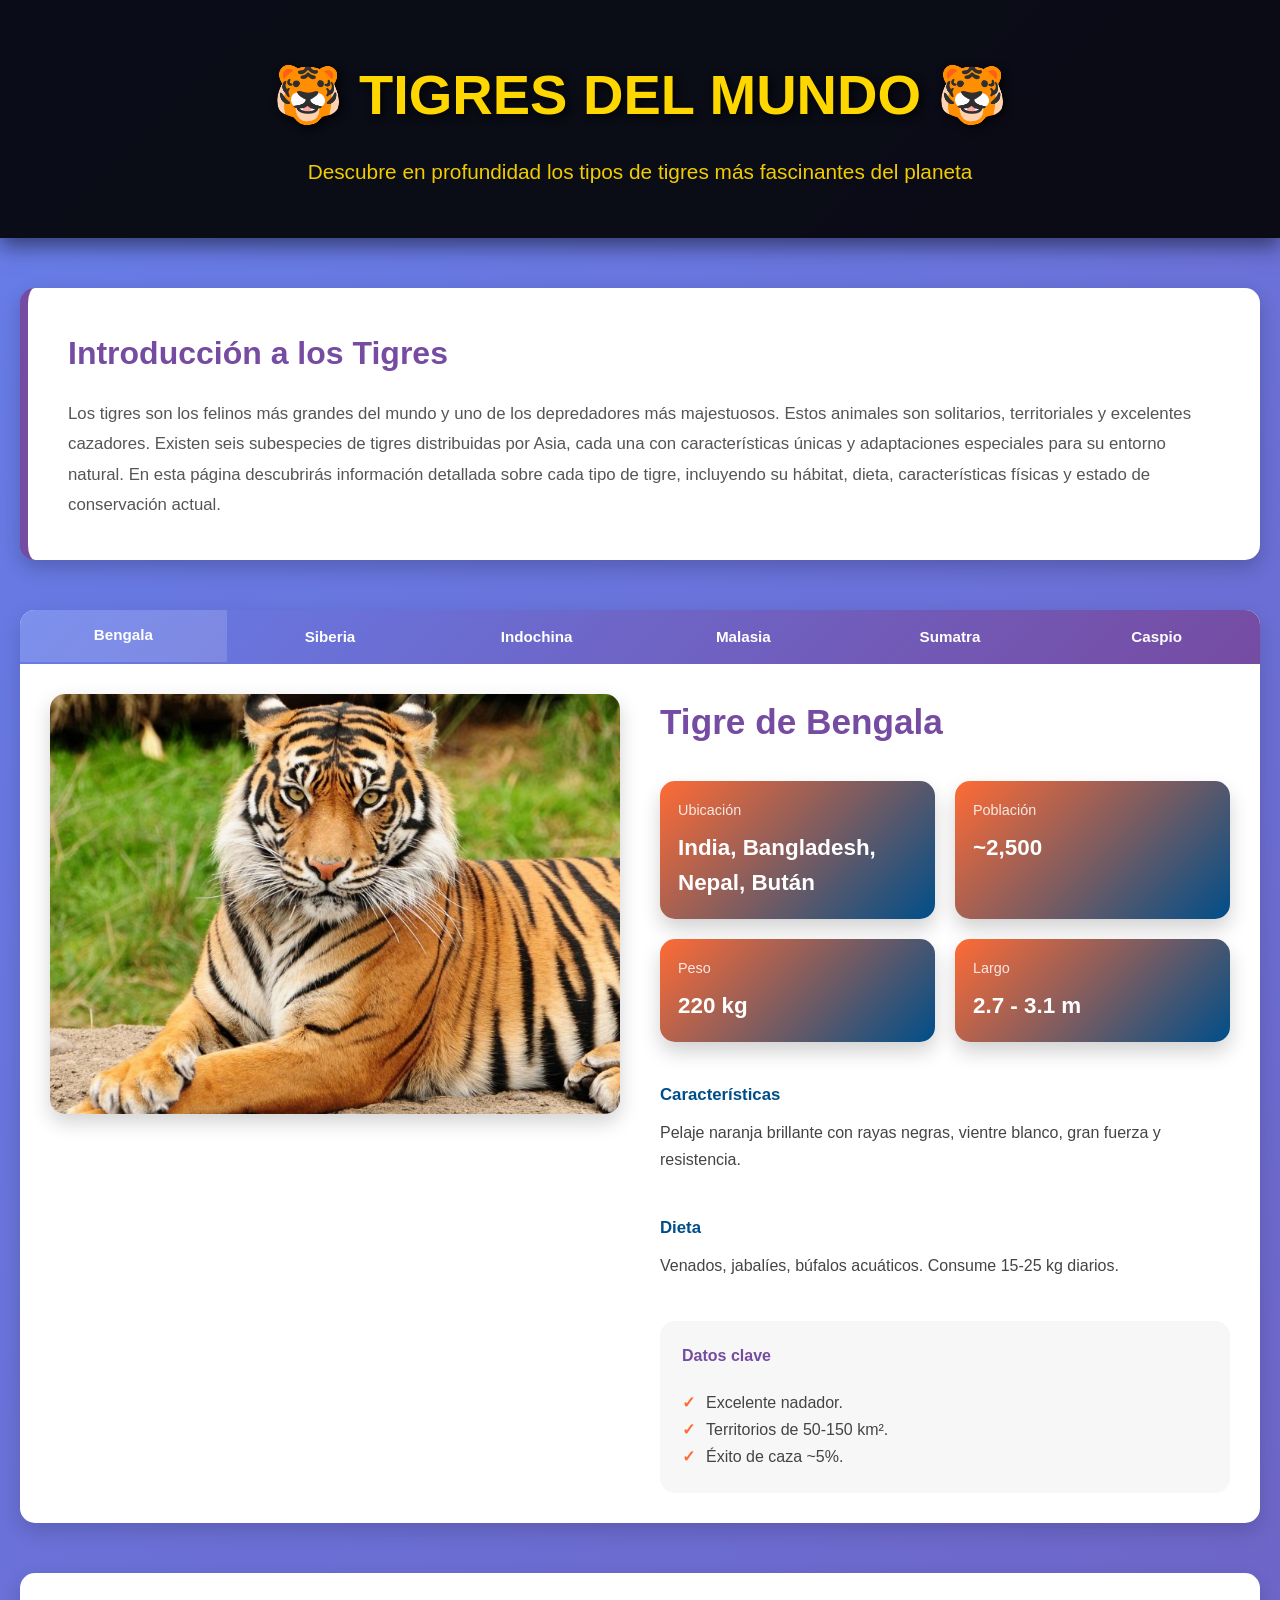
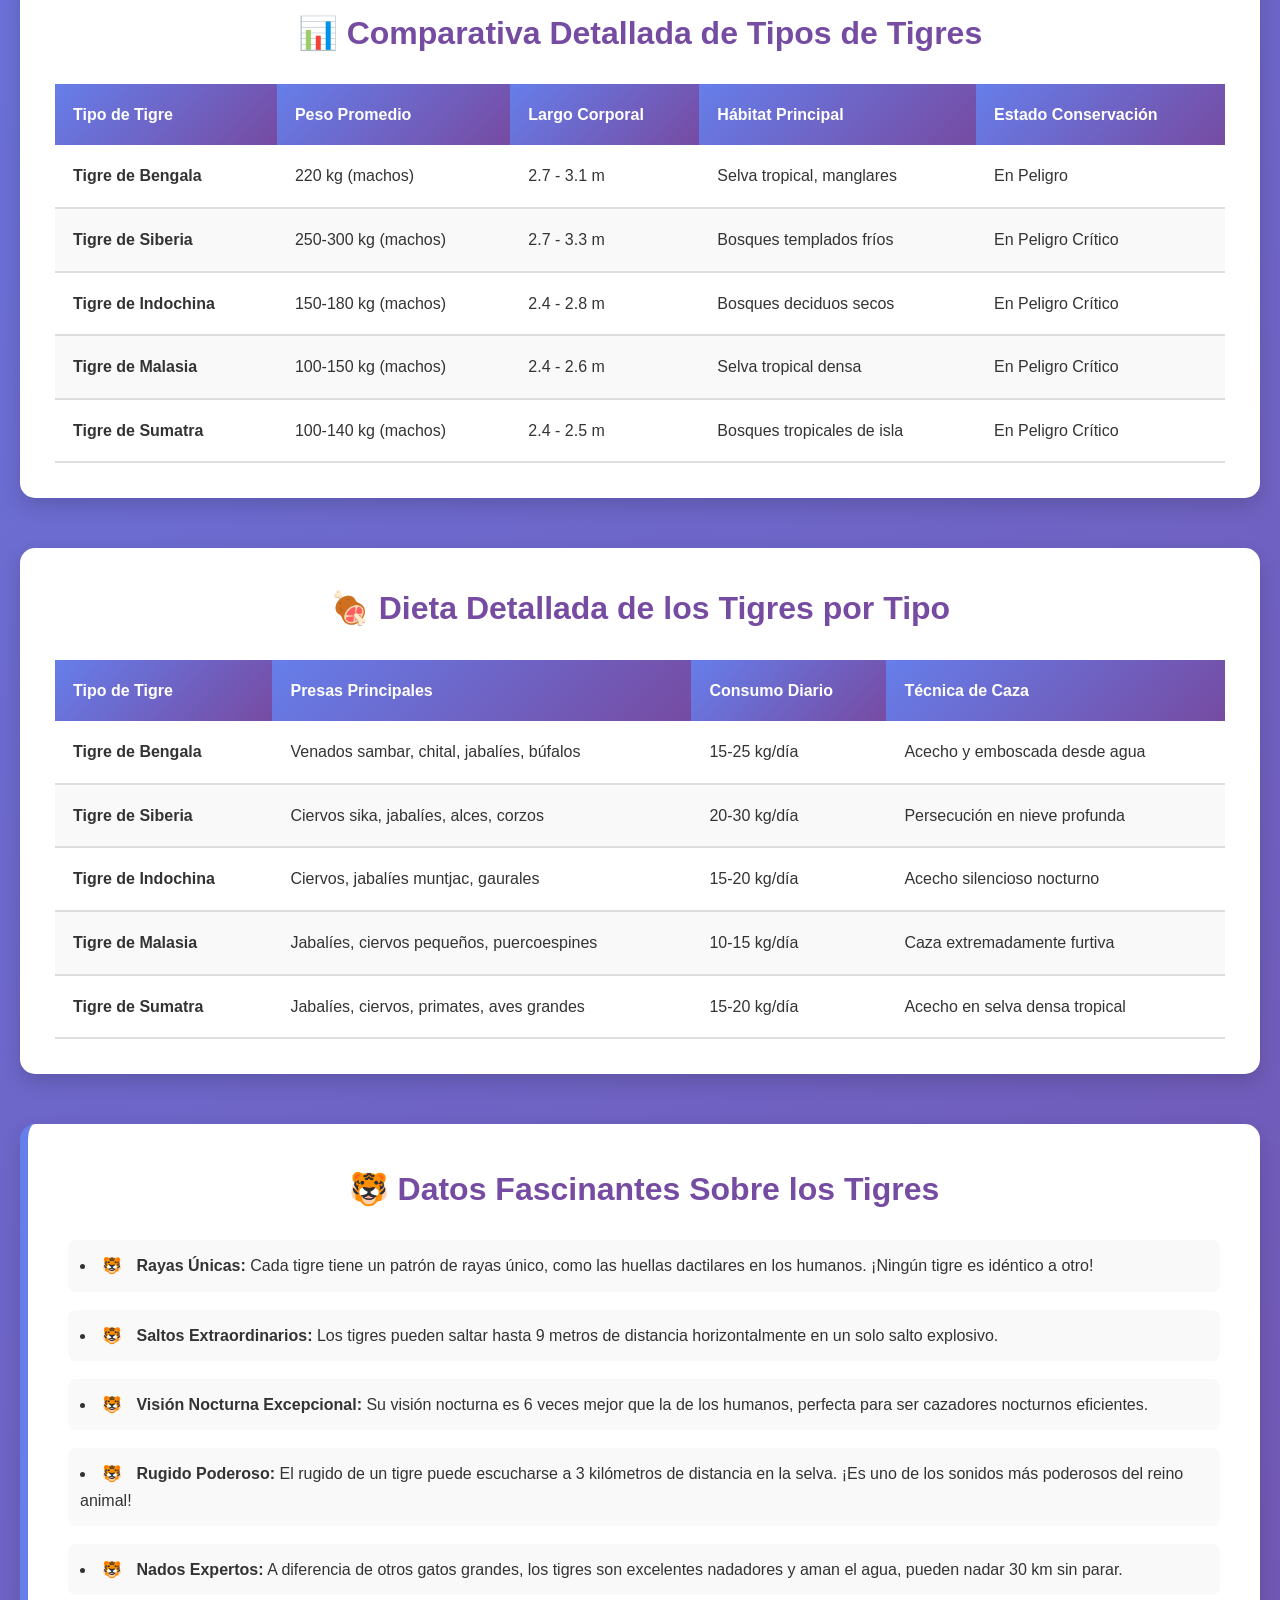
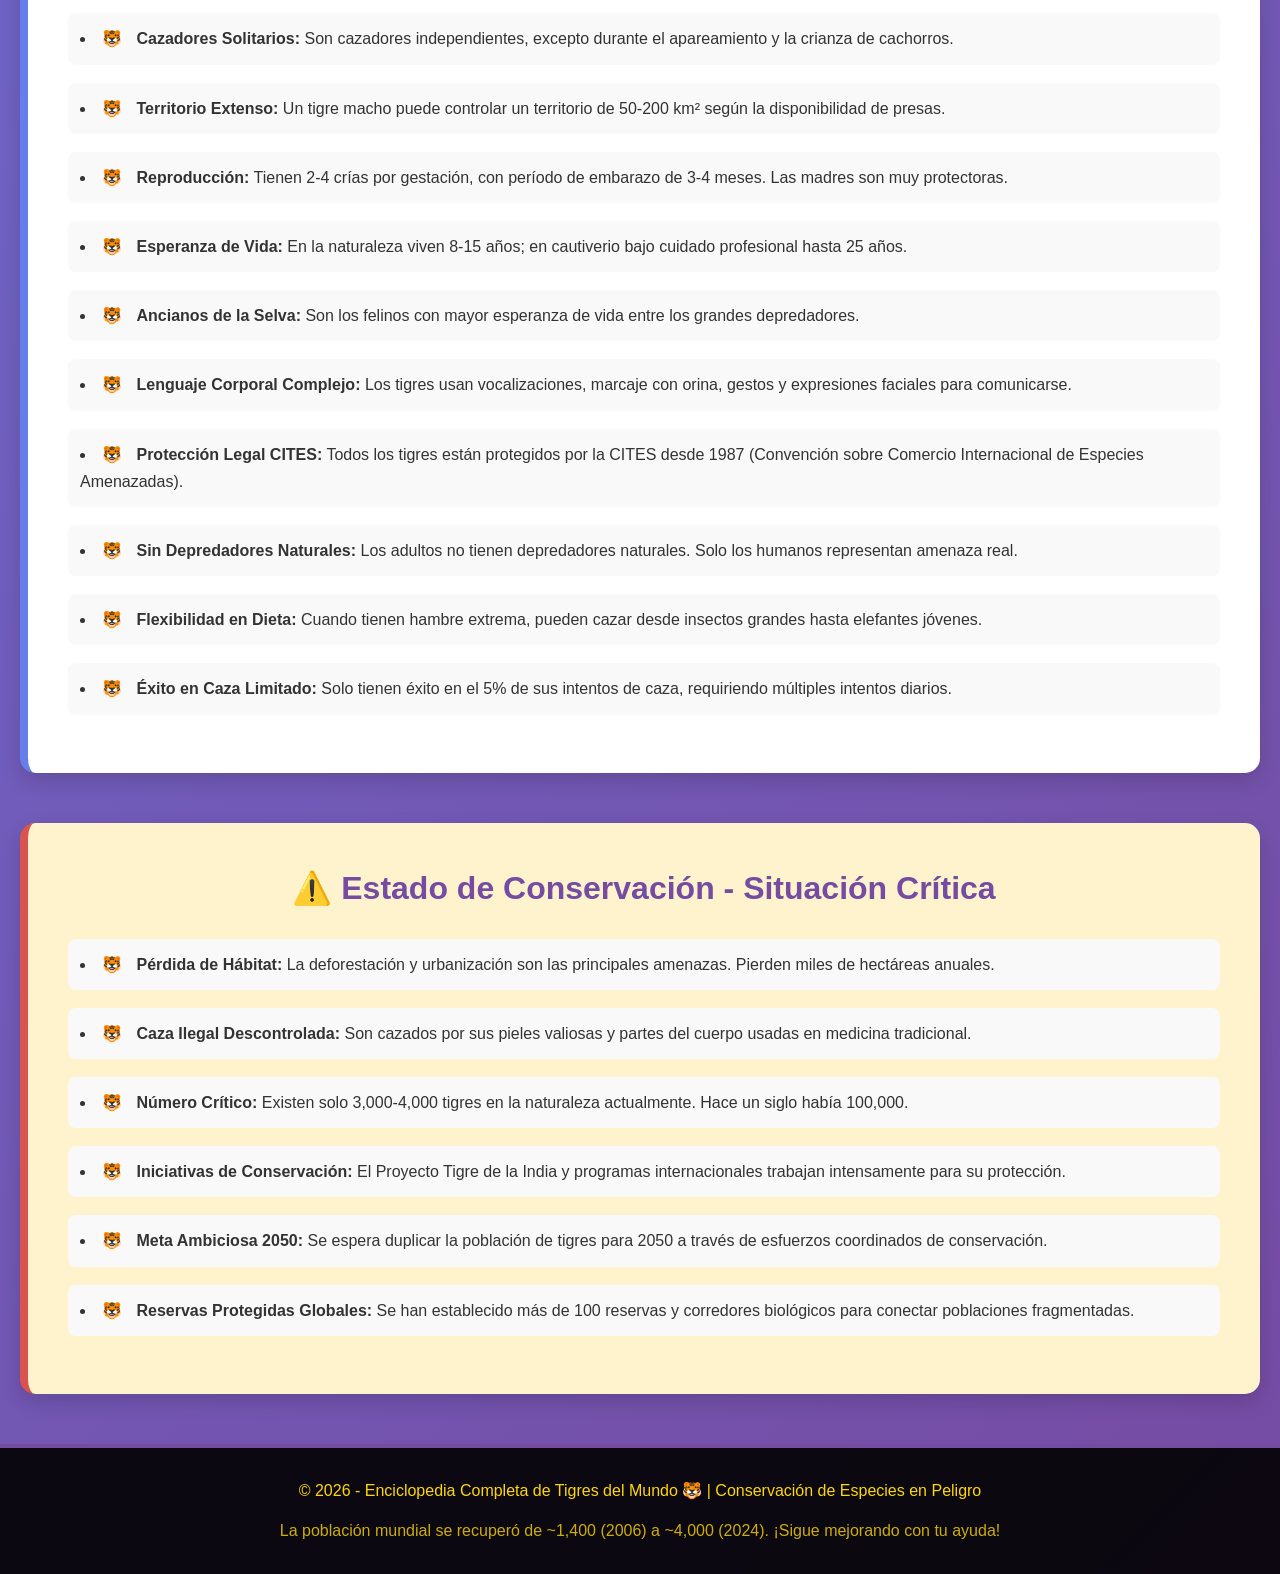
<file: tigre.html>
<!DOCTYPE html>
<html lang="es">
<head>
    <meta charset="UTF-8">
    <meta name="viewport" content="width=device-width, initial-scale=1.0">
    <title>Enciclopedia de Tigres del Mundo</title>
    <style>
        * {
            margin: 0;
            padding: 0;
            box-sizing: border-box;
        }
        
        @keyframes slideInDown {
            from {
                opacity: 0;
                transform: translateY(-50px);
            }
            to {
                opacity: 1;
                transform: translateY(0);
            }
        }
        
        @keyframes slideInUp {
            from {
                opacity: 0;
                transform: translateY(50px);
            }
            to {
                opacity: 1;
                transform: translateY(0);
            }
        }
        
        @keyframes fadeIn {
            from {
                opacity: 0;
            }
            to {
                opacity: 1;
            }
        }
        
        @keyframes scaleIn {
            from {
                opacity: 0;
                transform: scale(0.8);
            }
            to {
                opacity: 1;
                transform: scale(1);
            }
        }
        
        @keyframes glow {
            0%, 100% {
                box-shadow: 0 0 10px rgba(255, 215, 0, 0.3);
            }
            50% {
                box-shadow: 0 0 25px rgba(255, 215, 0, 0.8);
            }
        }
        
        @keyframes pulse {
            0%, 100% {
                transform: scale(1);
            }
            50% {
                transform: scale(1.05);
            }
        }
        
        body {
            font-family: 'Segoe UI', Tahoma, Geneva, Verdana, sans-serif;
            line-height: 1.6;
            color: #333;
            background: linear-gradient(135deg, #667eea 0%, #764ba2 100%);
        }
        
        header {
            background-color: rgba(0, 0, 0, 0.9);
            color: #ffd700;
            padding: 50px 20px;
            text-align: center;
            box-shadow: 0 8px 20px rgba(0, 0, 0, 0.5);
            animation: slideInDown 0.8s ease-out;
        }
        
        header h1 {
            font-size: 3.5em;
            margin-bottom: 15px;
            text-shadow: 3px 3px 8px rgba(0, 0, 0, 0.7);
            animation: pulse 3s infinite;
        }
        
        header p {
            font-size: 1.3em;
            opacity: 0.95;
            animation: fadeIn 1.2s ease-out;
        }
        
        .container {
            max-width: 1300px;
            margin: 50px auto;
            padding: 0 20px;
        }
        
        .intro {
            background-color: white;
            padding: 40px;
            border-radius: 15px;
            margin-bottom: 50px;
            box-shadow: 0 8px 20px rgba(0, 0, 0, 0.2);
            animation: slideInUp 0.8s ease-out;
            border-left: 8px solid #764ba2;
        }
        
        .intro h2 {
            color: #764ba2;
            margin-bottom: 20px;
            font-size: 2em;
        }
        
        .intro p {
            font-size: 1.05em;
            line-height: 1.8;
            color: #555;
        }
        
        /* PESTAÑAS DE TIGRES */
        .tabs-wrapper {
            background-color: white;
            border-radius: 15px;
            box-shadow: 0 8px 20px rgba(0, 0, 0, 0.15);
            margin-bottom: 50px;
            overflow: hidden;
            animation: fadeIn 1s ease-out 0.3s both;
        }
        
        .tabs-header {
            display: grid;
            grid-template-columns: repeat(6, minmax(100px, 1fr));
            background: linear-gradient(135deg, #667eea 0%, #764ba2 100%);
        }
        
        .tab-button {
            padding: 18px 12px;
            background-color: transparent;
            color: white;
            border: none;
            cursor: pointer;
            font-size: 0.95em;
            font-weight: bold;
            transition: background 0.3s ease, transform 0.3s ease;
            text-align: center;
            line-height: 1.2;
        }
        
        .tab-button:hover,
        .tab-button.active {
            background-color: rgba(255, 255, 255, 0.15);
            transform: translateY(-2px);
        }
        
        .tabs-content {
            padding: 30px;
        }
        
        .tab-panel {
            display: none;
        }
        
        .tab-panel.active {
            display: block;
        }
        
        .tab-card {
            display: grid;
            grid-template-columns: 1fr 1fr;
            gap: 40px;
            align-items: start;
        }
        
        .tab-card .tab-image {
            width: 100%;
            border-radius: 15px;
            height: 420px;
            object-fit: cover;
            box-shadow: 0 8px 20px rgba(0, 0, 0, 0.18);
            transition: transform 0.5s ease;
        }
        
        .tab-card .tab-image:hover {
            transform: scale(1.03);
        }
        
        .tab-details {
            display: flex;
            flex-direction: column;
            gap: 20px;
        }
        
        .tab-details h3 {
            color: #764ba2;
            font-size: 2.2em;
            margin-bottom: 10px;
        }
        
        .info-section {
            margin-bottom: 22px;
            animation: slideInUp 0.8s ease-out;
        }
        
        .info-section strong {
            color: #004e89;
            display: block;
            margin-bottom: 10px;
            font-size: 1.05em;
        }
        
        .info-section p {
            font-size: 1em;
            line-height: 1.7;
            color: #444;
        }
        
        .detail-grid {
            display: grid;
            grid-template-columns: repeat(2, minmax(140px, 1fr));
            gap: 20px;
            margin-bottom: 20px;
        }
        
        .detail-box {
            background: linear-gradient(135deg, #ff6b35 0%, #004e89 100%);
            color: white;
            border-radius: 15px;
            padding: 18px;
            box-shadow: 0 10px 20px rgba(0, 0, 0, 0.18);
        }
        
        .detail-box span {
            display: block;
            opacity: 0.85;
            font-size: 0.9em;
            margin-bottom: 8px;
        }
        
        .detail-box strong {
            font-size: 1.4em;
            display: block;
        }
        
        .feature-list {
            background-color: #f7f7f7;
            border-radius: 15px;
            padding: 22px;
            display: grid;
            gap: 12px;
        }
        
        .feature-list p {
            margin-bottom: 0;
            color: #505050;
        }
        
        .feature-list strong {
            color: #764ba2;
            display: block;
            margin-bottom: 8px;
        }
        
        .feature-list ul {
            list-style: none;
            padding-left: 0;
        }
        
        .feature-list li {
            padding-left: 24px;
            position: relative;
            line-height: 1.7;
            color: #444;
        }
        
        .feature-list li:before {
            content: "✓";
            position: absolute;
            left: 0;
            color: #ff6b35;
            font-weight: bold;
        }
        
        .tabs-header .tab-button {
            font-size: 0.95em;
        }
        
        .tabs-header .tab-button:focus {
            outline: none;
        }
        
        .tabla-tigres {
            background-color: white;
            padding: 35px;
            border-radius: 15px;
            margin-bottom: 50px;
            box-shadow: 0 8px 20px rgba(0, 0, 0, 0.15);
            animation: slideInUp 0.8s ease-out;
        }
        
        .tabla-tigres h2 {
            color: #764ba2;
            margin-bottom: 25px;
            text-align: center;
            font-size: 2em;
        }
        
        table {
            width: 100%;
            border-collapse: collapse;
            margin-top: 20px;
        }
        
        table th {
            background: linear-gradient(135deg, #667eea 0%, #764ba2 100%);
            color: white;
            padding: 18px;
            text-align: left;
            font-weight: bold;
            animation: slideInDown 0.6s ease-out;
        }
        
        table td {
            padding: 18px;
            border-bottom: 2px solid #ddd;
            transition: all 0.3s ease;
        }
        
        table tr:nth-child(even) {
            background-color: #f9f9f9;
        }
        
        table tr:hover {
            background-color: #e8f1ff;
            transform: scale(1.01);
        }
        
        .curiosidades {
            background-color: white;
            padding: 40px;
            border-radius: 15px;
            margin-bottom: 50px;
            box-shadow: 0 8px 20px rgba(0, 0, 0, 0.15);
            animation: slideInUp 1s ease-out;
            border-left: 8px solid #667eea;
        }
        
        .curiosidades h2 {
            color: #764ba2;
            margin-bottom: 25px;
            text-align: center;
            font-size: 2em;
        }
        
        .curiosidades ul {
            list-style-position: inside;
        }
        
        .curiosidades li {
            margin-bottom: 18px;
            padding: 12px;
            font-size: 1em;
            line-height: 1.7;
            background-color: #f9f9f9;
            border-radius: 8px;
            transition: all 0.3s ease;
            animation: slideInUp 0.6s ease-out;
        }
        
        .curiosidades li:hover {
            background-color: #e8f1ff;
            transform: translateX(10px);
            box-shadow: 0 4px 12px rgba(102, 126, 234, 0.2);
        }
        
        .curiosidades li:before {
            content: "🐯 ";
            margin-right: 10px;
        }
        
        footer {
            background-color: rgba(0, 0, 0, 0.9);
            color: #ffd700;
            text-align: center;
            padding: 30px 20px;
            margin-top: 50px;
            animation: slideInUp 0.8s ease-out;
            border-top: 4px solid #764ba2;
        }
        
        @media (max-width: 768px) {
            header h1 {
                font-size: 2.2em;
            }
            
            .tigres-grid {
                grid-template-columns: 1fr;
                gap: 35px;
            }
            
            table {
                font-size: 0.9em;
            }
            
            table th, table td {
                padding: 12px;
            }
            
            .intro, .tabla-tigres, .curiosidades {
                padding: 25px;
            }
        }
    </style>
</head>
<body>
    <header>
        <h1>🐯 TIGRES DEL MUNDO 🐯</h1>
        <p>Descubre en profundidad los tipos de tigres más fascinantes del planeta</p>
    </header>
    
    <div class="container">
        <div class="intro">
            <h2>Introducción a los Tigres</h2>
            <p>
                Los tigres son los felinos más grandes del mundo y uno de los depredadores más majestuosos. 
                Estos animales son solitarios, territoriales y excelentes cazadores. Existen seis subespecies 
                de tigres distribuidas por Asia, cada una con características únicas y adaptaciones especiales 
                para su entorno natural. En esta página descubrirás información detallada sobre cada tipo de tigre, 
                incluyendo su hábitat, dieta, características físicas y estado de conservación actual.
            </p>
        </div>
        
        <div class="tabs-wrapper">
            <div class="tabs-header">
                <button class="tab-button active" data-tab="bengala">Bengala</button>
                <button class="tab-button" data-tab="siberia">Siberia</button>
                <button class="tab-button" data-tab="indochina">Indochina</button>
                <button class="tab-button" data-tab="malasia">Malasia</button>
                <button class="tab-button" data-tab="sumatra">Sumatra</button>
                <button class="tab-button" data-tab="caspio">Caspio</button>
            </div>
            <div class="tabs-content">
                <div id="bengala" class="tab-panel active">
                    <div class="tab-card">
                        <img src="imagenes/Tigre_de_bengala.webp" alt="Tigre de Bengala" class="tab-image">
                        <div class="tab-details">
                            <h3>Tigre de Bengala</h3>
                            <div class="detail-grid">
                                <div class="detail-box"><span>Ubicación</span><strong>India, Bangladesh, Nepal, Bután</strong></div>
                                <div class="detail-box"><span>Población</span><strong>~2,500</strong></div>
                                <div class="detail-box"><span>Peso</span><strong>220 kg</strong></div>
                                <div class="detail-box"><span>Largo</span><strong>2.7 - 3.1 m</strong></div>
                            </div>
                            <div class="info-section"><strong>Características</strong><p>Pelaje naranja brillante con rayas negras, vientre blanco, gran fuerza y resistencia.</p></div>
                            <div class="info-section"><strong>Dieta</strong><p>Venados, jabalíes, búfalos acuáticos. Consume 15-25 kg diarios.</p></div>
                            <div class="feature-list"><strong>Datos clave</strong><ul><li>Excelente nadador.</li><li>Territorios de 50-150 km².</li><li>Éxito de caza ~5%.</li></ul></div>
                        </div>
                    </div>
                </div>
                <div id="siberia" class="tab-panel">
                    <div class="tab-card">
                        <img src="imagenes/tigre de siberia.webp" alt="Tigre de Siberia" class="tab-image">
                        <div class="tab-details">
                            <h3>Tigre de Siberia (Amur)</h3>
                            <div class="detail-grid">
                                <div class="detail-box"><span>Ubicación</span><strong>Lejano Oriente ruso</strong></div>
                                <div class="detail-box"><span>Población</span><strong>500-600</strong></div>
                                <div class="detail-box"><span>Peso</span><strong>250-300 kg</strong></div>
                                <div class="detail-box"><span>Largo</span><strong>2.7 - 3.3 m</strong></div>
                            </div>
                            <div class="info-section"><strong>Características</strong><p>Pelaje espeso, adaptado al frío extremo, muy grande y musculoso.</p></div>
                            <div class="info-section"><strong>Dieta</strong><p>Ciervos sika, jabalíes, alces. Consume 20-30 kg diarios.</p></div>
                            <div class="feature-list"><strong>Datos clave</strong><ul><li>Felino más pesado del mundo.</li><li>Puede soportar -45°C.</li><li>Recuperación de solo 40 a 600 ejemplares.</li></ul></div>
                        </div>
                    </div>
                </div>
                <div id="indochina" class="tab-panel">
                    <div class="tab-card">
                        <img src="imagenes/tigre indochina.jpg" alt="Tigre de Indochina" class="tab-image">
                        <div class="tab-details">
                            <h3>Tigre de Indochina</h3>
                            <div class="detail-grid">
                                <div class="detail-box"><span>Ubicación</span><strong>SE Asia</strong></div>
                                <div class="detail-box"><span>Población</span><strong>~250</strong></div>
                                <div class="detail-box"><span>Peso</span><strong>150-180 kg</strong></div>
                                <div class="detail-box"><span>Largo</span><strong>2.4 - 2.8 m</strong></div>
                            </div>
                            <div class="info-section"><strong>Características</strong><p>Más pequeño, rayas rectas, color naranja oscuro y cuerpo ágil.</p></div>
                            <div class="info-section"><strong>Dieta</strong><p>Ciervos, jabalíes muntjac. Consume 15-20 kg diarios.</p></div>
                            <div class="feature-list"><strong>Datos clave</strong><ul><li>Hábitat en bosques secos.</li><li>Muy esquivo y nocturno.</li><li>Extremadamente amenazado.</li></ul></div>
                        </div>
                    </div>
                </div>
                <div id="malasia" class="tab-panel">
                    <div class="tab-card">
                        <img src="imagenes/malasia tigre.webp" alt="Tigre de Malasia" class="tab-image">
                        <div class="tab-details">
                            <h3>Tigre de Malasia</h3>
                            <div class="detail-grid">
                                <div class="detail-box"><span>Ubicación</span><strong>Península Malaya</strong></div>
                                <div class="detail-box"><span>Población</span><strong>250-340</strong></div>
                                <div class="detail-box"><span>Peso</span><strong>100-150 kg</strong></div>
                                <div class="detail-box"><span>Largo</span><strong>2.4 - 2.6 m</strong></div>
                            </div>
                            <div class="info-section"><strong>Características</strong><p>Tamaño pequeño, extremadamente ágil, ideal para la selva densa.</p></div>
                            <div class="info-section"><strong>Dieta</strong><p>Jabalíes, ciervos pequeños. Consume 10-15 kg diarios.</p></div>
                            <div class="feature-list"><strong>Datos clave</strong><ul><li>Distribución más estrecha.</li><li>Muy difícil de ver.</li><li>Sobrevive en bosques perturbados.</li></ul></div>
                        </div>
                    </div>
                </div>
                <div id="sumatra" class="tab-panel">
                    <div class="tab-card">
                        <img src="imagenes/sumatran-tiger.jpg" alt="Tigre de Sumatra" class="tab-image">
                        <div class="tab-details">
                            <h3>Tigre de Sumatra</h3>
                            <div class="detail-grid">
                                <div class="detail-box"><span>Ubicación</span><strong>Sumatra, Indonesia</strong></div>
                                <div class="detail-box"><span>Población</span><strong>~400</strong></div>
                                <div class="detail-box"><span>Peso</span><strong>100-140 kg</strong></div>
                                <div class="detail-box"><span>Largo</span><strong>2.4 - 2.5 m</strong></div>
                            </div>
                            <div class="info-section"><strong>Características</strong><p>El más pequeño, rayas densas y melena en cuello; adaptado a isla tropical.</p></div>
                            <div class="info-section"><strong>Dieta</strong><p>Jabalíes, ciervos, primates. Consume 15-20 kg diarios.</p></div>
                            <div class="feature-list"><strong>Datos clave</strong><ul><li>Único tigre de isla.</li><li>Rayas más densas.</li><li>En peligro crítico.</li></ul></div>
                        </div>
                    </div>
                </div>
                <div id="caspio" class="tab-panel">
                    <div class="tab-card">
                        <img src="imagenes/tigre caspio.avif" alt="Tigre del Caspio" class="tab-image">
                        <div class="tab-details">
                            <h3>Tigre del Caspio ⚰️</h3>
                            <div class="detail-grid">
                                <div class="detail-box"><span>Ubicación</span><strong>Región del Caspio</strong></div>
                                <div class="detail-box"><span>Población</span><strong>0</strong></div>
                                <div class="detail-box"><span>Estado</span><strong>Extinto</strong></div>
                                <div class="detail-box"><span>Último avistamiento</span><strong>1970</strong></div>
                            </div>
                            <div class="info-section"><strong>Historia</strong><p>Fué cazado hasta la extinción. Era similar al tigre de Amur y vivía en humedales.</p></div>
                            <div class="info-section"><strong>Lección</strong><p>Su extinción muestra la urgencia de proteger especies y hábitats antes de perderlos.</p></div>
                            <div class="feature-list"><strong>Datos clave</strong><ul><li>Extinto por caza y pérdida de hábitat.</li><li>Era un depredador de humedales ribereños.</li><li>Su desaparición es una advertencia para la conservación.</li></ul></div>
                        </div>
                    </div>
                </div>
            </div>
        </div>
        
        <div class="tabla-tigres">
            <h2>📊 Comparativa Detallada de Tipos de Tigres</h2>
            <table>
                <thead>
                    <tr>
                        <th>Tipo de Tigre</th>
                        <th>Peso Promedio</th>
                        <th>Largo Corporal</th>
                        <th>Hábitat Principal</th>
                        <th>Estado Conservación</th>
                    </tr>
                </thead>
                <tbody>
                    <tr>
                        <td><strong>Tigre de Bengala</strong></td>
                        <td>220 kg (machos)</td>
                        <td>2.7 - 3.1 m</td>
                        <td>Selva tropical, manglares</td>
                        <td>En Peligro</td>
                    </tr>
                    <tr>
                        <td><strong>Tigre de Siberia</strong></td>
                        <td>250-300 kg (machos)</td>
                        <td>2.7 - 3.3 m</td>
                        <td>Bosques templados fríos</td>
                        <td>En Peligro Crítico</td>
                    </tr>
                    <tr>
                        <td><strong>Tigre de Indochina</strong></td>
                        <td>150-180 kg (machos)</td>
                        <td>2.4 - 2.8 m</td>
                        <td>Bosques deciduos secos</td>
                        <td>En Peligro Crítico</td>
                    </tr>
                    <tr>
                        <td><strong>Tigre de Malasia</strong></td>
                        <td>100-150 kg (machos)</td>
                        <td>2.4 - 2.6 m</td>
                        <td>Selva tropical densa</td>
                        <td>En Peligro Crítico</td>
                    </tr>
                    <tr>
                        <td><strong>Tigre de Sumatra</strong></td>
                        <td>100-140 kg (machos)</td>
                        <td>2.4 - 2.5 m</td>
                        <td>Bosques tropicales de isla</td>
                        <td>En Peligro Crítico</td>
                    </tr>
                </tbody>
            </table>
        </div>
        
        <div class="tabla-tigres">
            <h2>🍖 Dieta Detallada de los Tigres por Tipo</h2>
            <table>
                <thead>
                    <tr>
                        <th>Tipo de Tigre</th>
                        <th>Presas Principales</th>
                        <th>Consumo Diario</th>
                        <th>Técnica de Caza</th>
                    </tr>
                </thead>
                <tbody>
                    <tr>
                        <td><strong>Tigre de Bengala</strong></td>
                        <td>Venados sambar, chital, jabalíes, búfalos</td>
                        <td>15-25 kg/día</td>
                        <td>Acecho y emboscada desde agua</td>
                    </tr>
                    <tr>
                        <td><strong>Tigre de Siberia</strong></td>
                        <td>Ciervos sika, jabalíes, alces, corzos</td>
                        <td>20-30 kg/día</td>
                        <td>Persecución en nieve profunda</td>
                    </tr>
                    <tr>
                        <td><strong>Tigre de Indochina</strong></td>
                        <td>Ciervos, jabalíes muntjac, gaurales</td>
                        <td>15-20 kg/día</td>
                        <td>Acecho silencioso nocturno</td>
                    </tr>
                    <tr>
                        <td><strong>Tigre de Malasia</strong></td>
                        <td>Jabalíes, ciervos pequeños, puercoespines</td>
                        <td>10-15 kg/día</td>
                        <td>Caza extremadamente furtiva</td>
                    </tr>
                    <tr>
                        <td><strong>Tigre de Sumatra</strong></td>
                        <td>Jabalíes, ciervos, primates, aves grandes</td>
                        <td>15-20 kg/día</td>
                        <td>Acecho en selva densa tropical</td>
                    </tr>
                </tbody>
            </table>
        </div>
        
        <div class="curiosidades">
            <h2>🐯 Datos Fascinantes Sobre los Tigres</h2>
            <ul>
                <li><strong>Rayas Únicas:</strong> Cada tigre tiene un patrón de rayas único, como las huellas dactilares en los humanos. ¡Ningún tigre es idéntico a otro!</li>
                <li><strong>Saltos Extraordinarios:</strong> Los tigres pueden saltar hasta 9 metros de distancia horizontalmente en un solo salto explosivo.</li>
                <li><strong>Visión Nocturna Excepcional:</strong> Su visión nocturna es 6 veces mejor que la de los humanos, perfecta para ser cazadores nocturnos eficientes.</li>
                <li><strong>Rugido Poderoso:</strong> El rugido de un tigre puede escucharse a 3 kilómetros de distancia en la selva. ¡Es uno de los sonidos más poderosos del reino animal!</li>
                <li><strong>Nados Expertos:</strong> A diferencia de otros gatos grandes, los tigres son excelentes nadadores y aman el agua, pueden nadar 30 km sin parar.</li>
                <li><strong>Cazadores Solitarios:</strong> Son cazadores independientes, excepto durante el apareamiento y la crianza de cachorros.</li>
                <li><strong>Territorio Extenso:</strong> Un tigre macho puede controlar un territorio de 50-200 km² según la disponibilidad de presas.</li>
                <li><strong>Reproducción:</strong> Tienen 2-4 crías por gestación, con período de embarazo de 3-4 meses. Las madres son muy protectoras.</li>
                <li><strong>Esperanza de Vida:</strong> En la naturaleza viven 8-15 años; en cautiverio bajo cuidado profesional hasta 25 años.</li>
                <li><strong>Ancianos de la Selva:</strong> Son los felinos con mayor esperanza de vida entre los grandes depredadores.</li>
                <li><strong>Lenguaje Corporal Complejo:</strong> Los tigres usan vocalizaciones, marcaje con orina, gestos y expresiones faciales para comunicarse.</li>
                <li><strong>Protección Legal CITES:</strong> Todos los tigres están protegidos por la CITES desde 1987 (Convención sobre Comercio Internacional de Especies Amenazadas).</li>
                <li><strong>Sin Depredadores Naturales:</strong> Los adultos no tienen depredadores naturales. Solo los humanos representan amenaza real.</li>
                <li><strong>Flexibilidad en Dieta:</strong> Cuando tienen hambre extrema, pueden cazar desde insectos grandes hasta elefantes jóvenes.</li>
                <li><strong>Éxito en Caza Limitado:</strong> Solo tienen éxito en el 5% de sus intentos de caza, requiriendo múltiples intentos diarios.</li>
            </ul>
        </div>
        
        <div class="curiosidades" style="border-left: 8px solid #d9534f; background-color: #fff3cd;">
            <h2>⚠️ Estado de Conservación - Situación Crítica</h2>
            <ul>
                <li><strong>Pérdida de Hábitat:</strong> La deforestación y urbanización son las principales amenazas. Pierden miles de hectáreas anuales.</li>
                <li><strong>Caza Ilegal Descontrolada:</strong> Son cazados por sus pieles valiosas y partes del cuerpo usadas en medicina tradicional.</li>
                <li><strong>Número Crítico:</strong> Existen solo 3,000-4,000 tigres en la naturaleza actualmente. Hace un siglo había 100,000.</li>
                <li><strong>Iniciativas de Conservación:</strong> El Proyecto Tigre de la India y programas internacionales trabajan intensamente para su protección.</li>
                <li><strong>Meta Ambiciosa 2050:</strong> Se espera duplicar la población de tigres para 2050 a través de esfuerzos coordinados de conservación.</li>
                <li><strong>Reservas Protegidas Globales:</strong> Se han establecido más de 100 reservas y corredores biológicos para conectar poblaciones fragmentadas.</li>
            </ul>
        </div>
    </div>
    <script>
        const tabButtons = document.querySelectorAll('.tab-button');
        const tabPanels = document.querySelectorAll('.tab-panel');

        tabButtons.forEach(button => {
            button.addEventListener('click', () => {
                tabButtons.forEach(btn => btn.classList.remove('active'));
                tabPanels.forEach(panel => panel.classList.remove('active'));

                button.classList.add('active');
                document.getElementById(button.dataset.tab).classList.add('active');
            });
        });
    </script>
    
    <footer>
        <p>&copy; 2026 - Enciclopedia Completa de Tigres del Mundo 🐯 | Conservación de Especies en Peligro</p>
        <p style="margin-top: 15px; opacity: 0.8;">La población mundial se recuperó de ~1,400 (2006) a ~4,000 (2024). ¡Sigue mejorando con tu ayuda!</p>
    </footer>
</body>
</html>
</file>
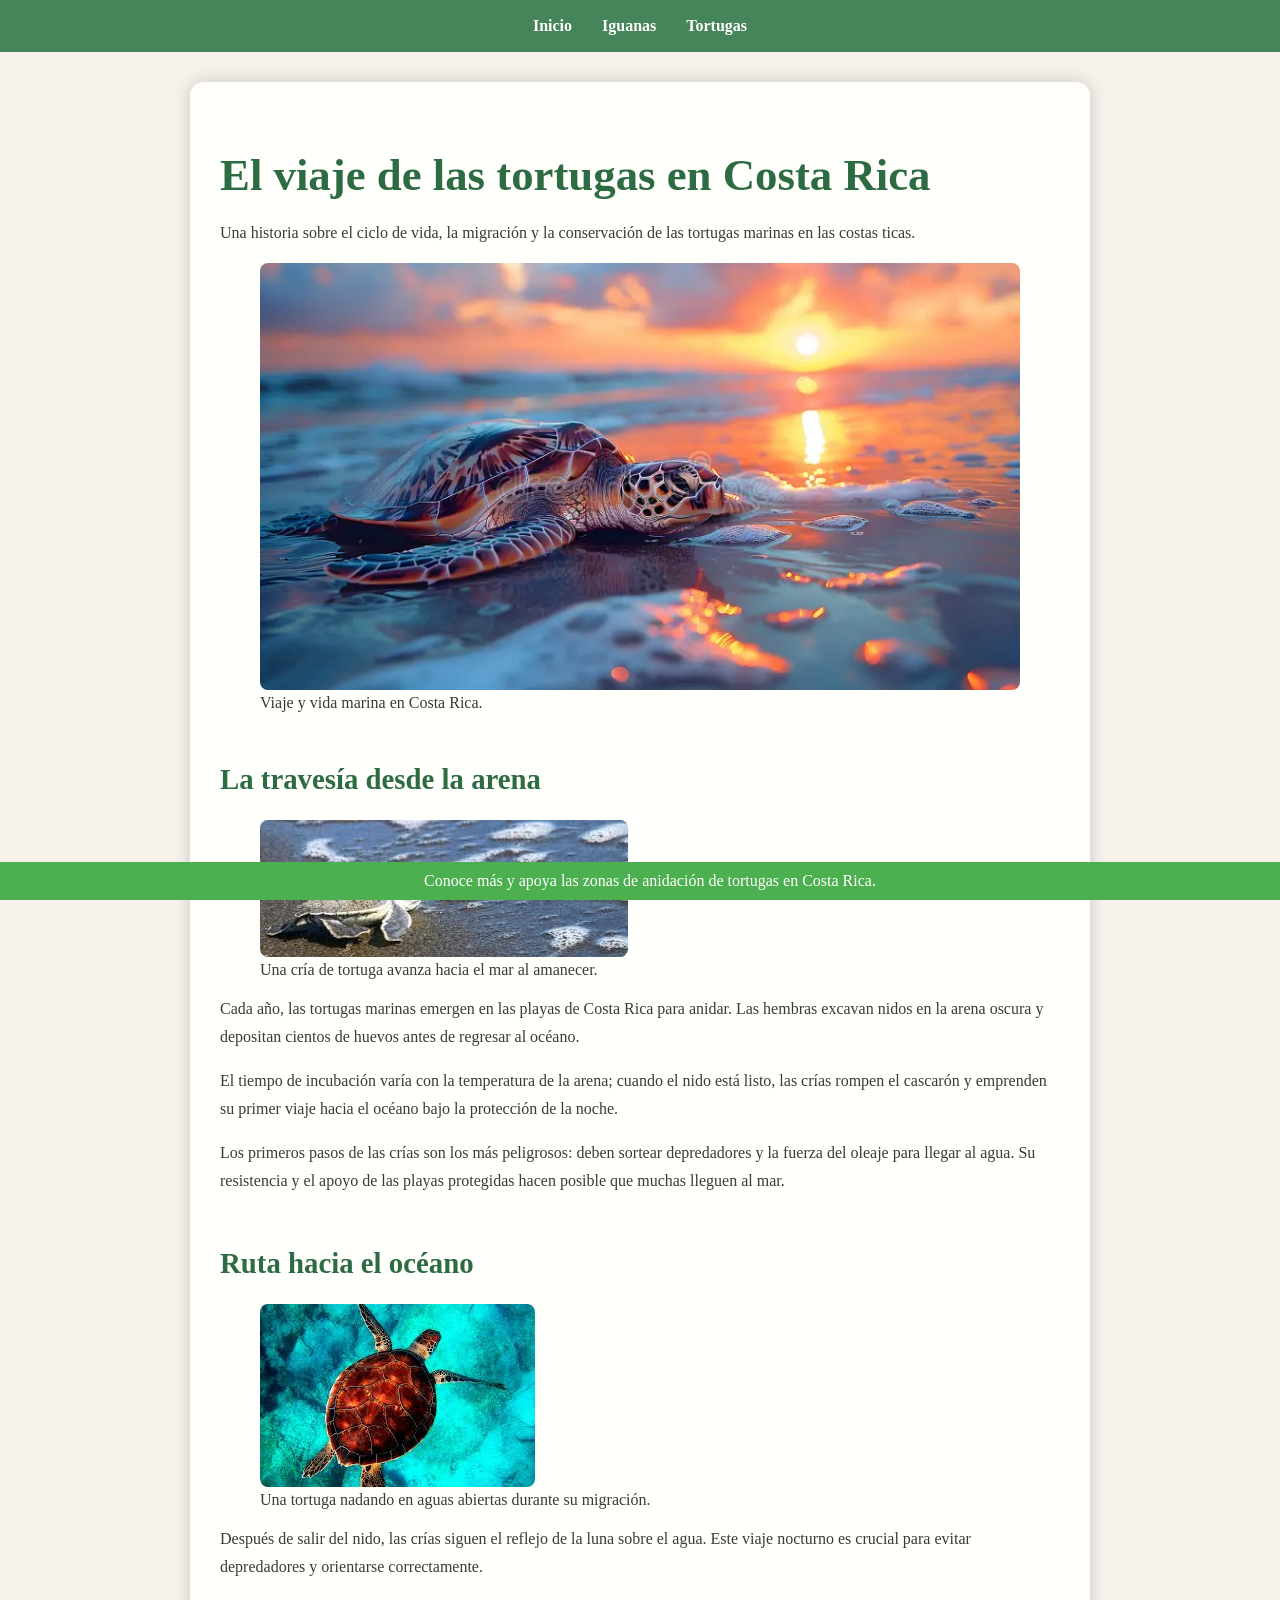
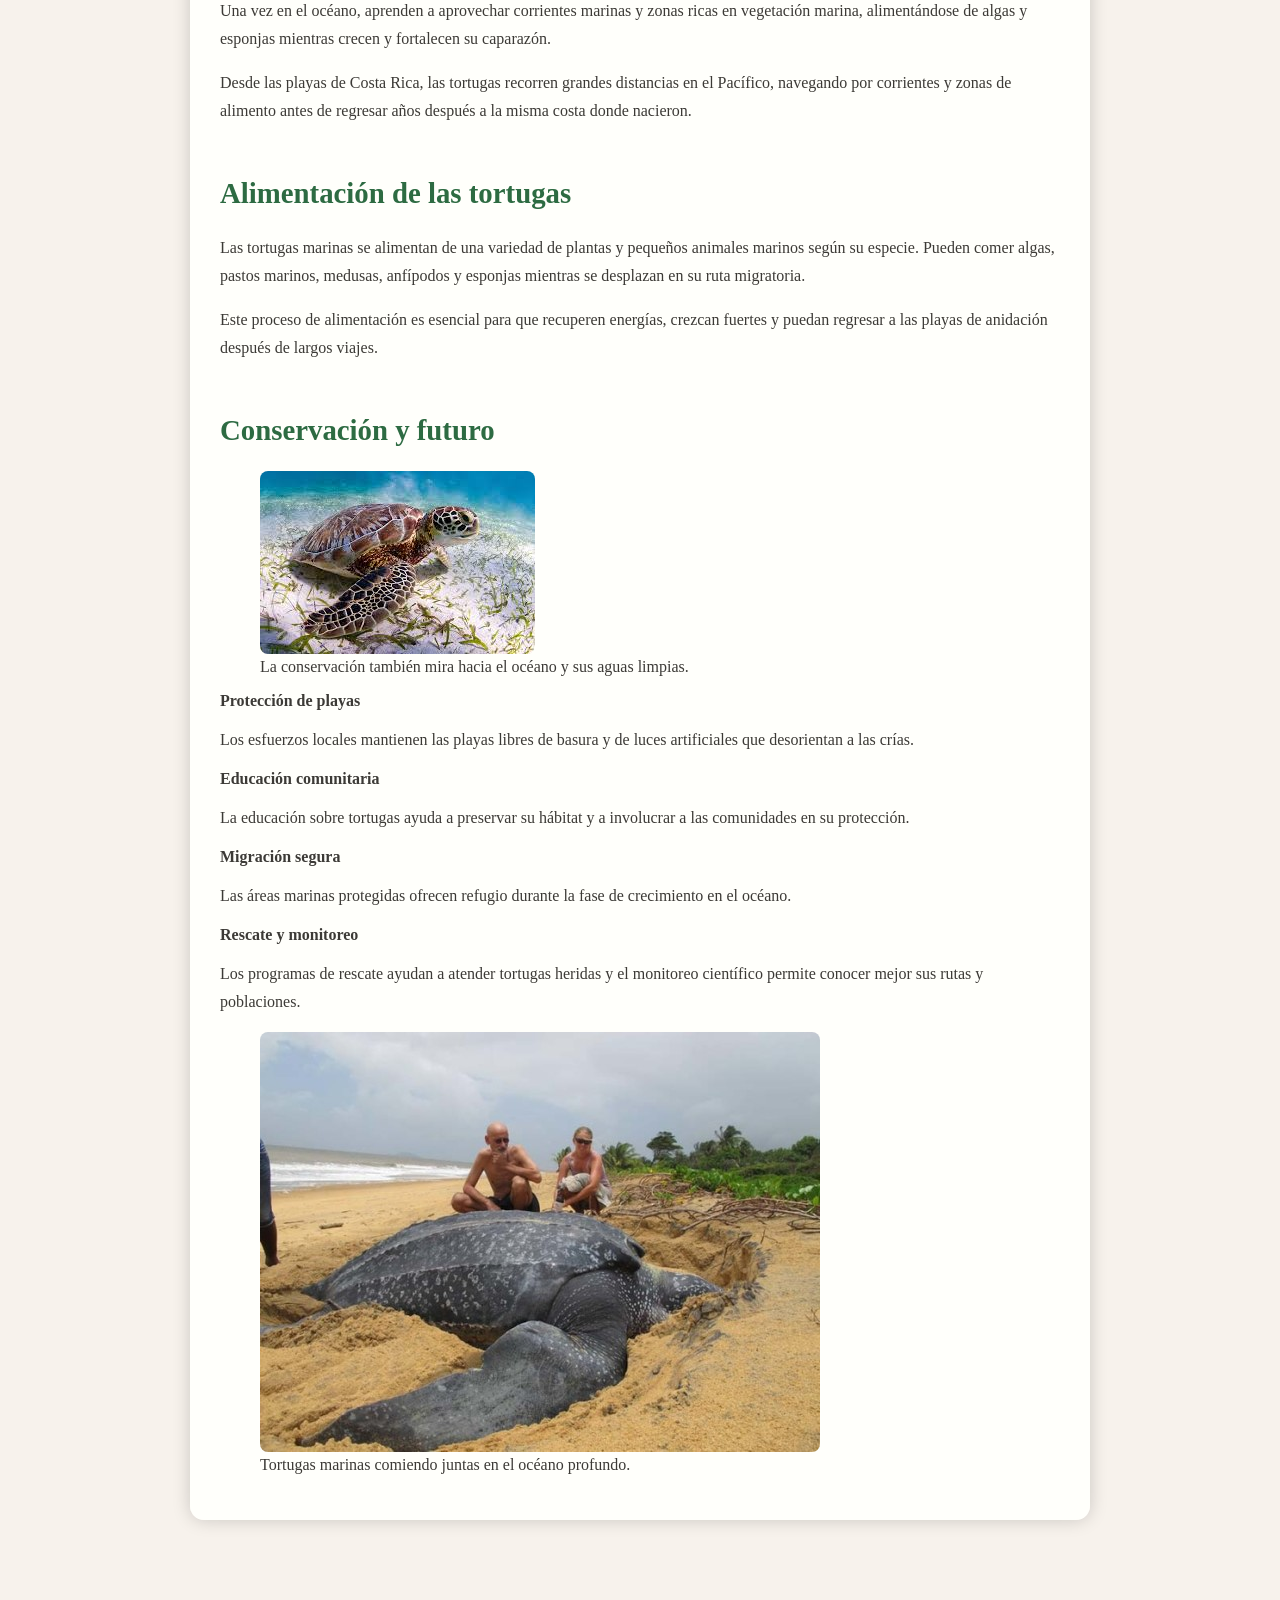
<file: tortuga.html>
<!DOCTYPE html>
<html lang="es">
<head>
    <meta charset="UTF-8">
    <meta name="viewport" content="width=device-width, initial-scale=1.0">
    <title>El viaje de las tortugas</title>
    <link rel="stylesheet" href="styles.css">
</head>
<body class="tortuga-page">
    <nav>
        <ul>
            <li><a href="index.html">Inicio</a></li>
            <li><a href="iguana.html">Iguanas</a></li>
            <li><a href="tortuga.html">Tortugas</a></li>
        </ul>
    </nav>
    <main class="container">
        <section class="hero">
            <div class="hero-text">
                <h1>El viaje de las tortugas en Costa Rica</h1>
                <p>Una historia sobre el ciclo de vida, la migración y la conservación de las tortugas marinas en las costas ticas.</p>
            </div>
            <figure class="hero-figure">
                <img src="img/la-playa-de-tortuga-marina-solera-fondo-pantalla-vida-silvestre-fotografía-animal-del-océano-una-impresionante-capturando-que-386224461.webp" alt="Tortuga marina en la orilla durante el atardecer" />
                <figcaption>Viaje y vida marina en Costa Rica.</figcaption>
            </figure>
        </section>

        <section class="card">
            <div class="section-header">
                <h2>La travesía desde la arena</h2>
                <figure tabindex="0" role="button" onclick="this.classList.toggle('show-caption')">
                    <img src="img/tortuga bebe.jpg" alt="Cría de tortuga en la playa" />
                    <figcaption>Una cría de tortuga avanza hacia el mar al amanecer.</figcaption>
                </figure>
            </div>
            <p>Cada año, las tortugas marinas emergen en las playas de Costa Rica para anidar. Las hembras excavan nidos en la arena oscura y depositan cientos de huevos antes de regresar al océano.</p>
            <p>El tiempo de incubación varía con la temperatura de la arena; cuando el nido está listo, las crías rompen el cascarón y emprenden su primer viaje hacia el océano bajo la protección de la noche.</p>
            <p>Los primeros pasos de las crías son los más peligrosos: deben sortear depredadores y la fuerza del oleaje para llegar al agua. Su resistencia y el apoyo de las playas protegidas hacen posible que muchas lleguen al mar.</p>
        </section>

        <section class="card">
            <div class="section-header">
                <h2>Ruta hacia el océano</h2>
                <figure tabindex="0" role="button" onclick="this.classList.toggle('show-caption')">
                    <img src="img/tortuga nadando.jpg" alt="Tortuga nadando hacia el océano" />
                    <figcaption>Una tortuga nadando en aguas abiertas durante su migración.</figcaption>
                </figure>
            </div>
            <p>Después de salir del nido, las crías siguen el reflejo de la luna sobre el agua. Este viaje nocturno es crucial para evitar depredadores y orientarse correctamente.</p>
            <p>Una vez en el océano, aprenden a aprovechar corrientes marinas y zonas ricas en vegetación marina, alimentándose de algas y esponjas mientras crecen y fortalecen su caparazón.</p>
            <p>Desde las playas de Costa Rica, las tortugas recorren grandes distancias en el Pacífico, navegando por corrientes y zonas de alimento antes de regresar años después a la misma costa donde nacieron.</p>
        </section>

        <section class="card">
            <div class="section-header">
                <h2>Alimentación de las tortugas</h2>
            </div>
            <p>Las tortugas marinas se alimentan de una variedad de plantas y pequeños animales marinos según su especie. Pueden comer algas, pastos marinos, medusas, anfípodos y esponjas mientras se desplazan en su ruta migratoria.</p>
            <p>Este proceso de alimentación es esencial para que recuperen energías, crezcan fuertes y puedan regresar a las playas de anidación después de largos viajes.</p>
        </section>

        <section class="card">
            <div class="section-header">
                <h2>Conservación y futuro</h2>
                <figure tabindex="0" role="button" onclick="this.classList.toggle('show-caption')">
                    <img src="img/tortuga en el fondo.jpg" alt="Tortuga marina nadando en aguas claras" />
                    <figcaption>La conservación también mira hacia el océano y sus aguas limpias.</figcaption>
                </figure>
            </div>
            <div class="feature-list">
                <div class="feature">
                    <strong>Protección de playas</strong>
                    <p>Los esfuerzos locales mantienen las playas libres de basura y de luces artificiales que desorientan a las crías.</p>
                </div>
                <div class="feature">
                    <strong>Educación comunitaria</strong>
                    <p>La educación sobre tortugas ayuda a preservar su hábitat y a involucrar a las comunidades en su protección.</p>
                </div>
                <div class="feature">
                    <strong>Migración segura</strong>
                    <p>Las áreas marinas protegidas ofrecen refugio durante la fase de crecimiento en el océano.</p>
                </div>
                <div class="feature">
                    <strong>Rescate y monitoreo</strong>
                    <p>Los programas de rescate ayudan a atender tortugas heridas y el monitoreo científico permite conocer mejor sus rutas y poblaciones.</p>
                </div>
            </div>
        </section>
        <section class="card">
            <div class="section-header">
                <figure tabindex="0" role="button" onclick="this.classList.toggle('show-caption')">
                    <img src="img/tortuga desobando.jpg" alt="Tortugas comiendo en el océano" />
                    <figcaption>Tortugas marinas comiendo juntas en el océano profundo.</figcaption>
                </figure>
            </div>
        </section>
    </main>
    <footer>
        Conoce más y apoya las zonas de anidación de tortugas en Costa Rica.
    </footer>
</body>
</html>
</file>
<file: styles.css>
body {
    font-family: "Georgia", "Palatino Linotype", "Book Antiqua", serif;
    margin: 0;
    padding: 0;
    background-color: #f7f2ec;
    color: #3c3a36;
}

.page-iguana {
    background-image: url("img/images.webp");
    background-size: cover;
    background-position: center;
    background-repeat: no-repeat;
}

nav {
    background-color: rgba(56, 123, 78, 0.92);
    padding: 12px;
}

nav ul {
    list-style-type: none;
    margin: 0;
    padding: 0;
    display: flex;
    justify-content: center;
}

nav ul li {
    margin: 0 15px;
}

nav ul li a {
    color: white;
    text-decoration: none;
    font-weight: bold;
}

nav ul li a:hover {
    text-decoration: underline;
}

main {
    max-width: 840px;
    margin: 30px auto 80px;
    padding: 30px;
    background-color: rgba(255, 255, 251, 0.96);
    border-radius: 14px;
    box-shadow: 0 0 18px rgba(0,0,0,0.18);
    backdrop-filter: blur(4px);
}

h1, h2 {
    color: #2d6b42;
    font-family: "Palatino Linotype", "Georgia", serif;
    font-weight: 700;
}

h1 {
    font-size: 2.8rem;
    margin-bottom: 0.4em;
}

h2 {
    font-size: 1.8rem;
    margin-top: 1.8em;
}

p, li {
    line-height: 1.75;
    font-size: 1rem;
}

ul {
    padding-left: 1.2rem;
}

footer {
    text-align: center;
    padding: 14px;
    background-color: rgba(56, 123, 78, 0.95);
    color: white;
    position: fixed;
    width: 100%;
    bottom: 0;
}

img {
    max-width: 100%;
    height: auto;
    border-radius: 8px;
}

footer {
    text-align: center;
    padding: 10px;
    background-color: #4CAF50;
    color: white;
    position: fixed;
    width: 100%;
    bottom: 0;
}
</file>
